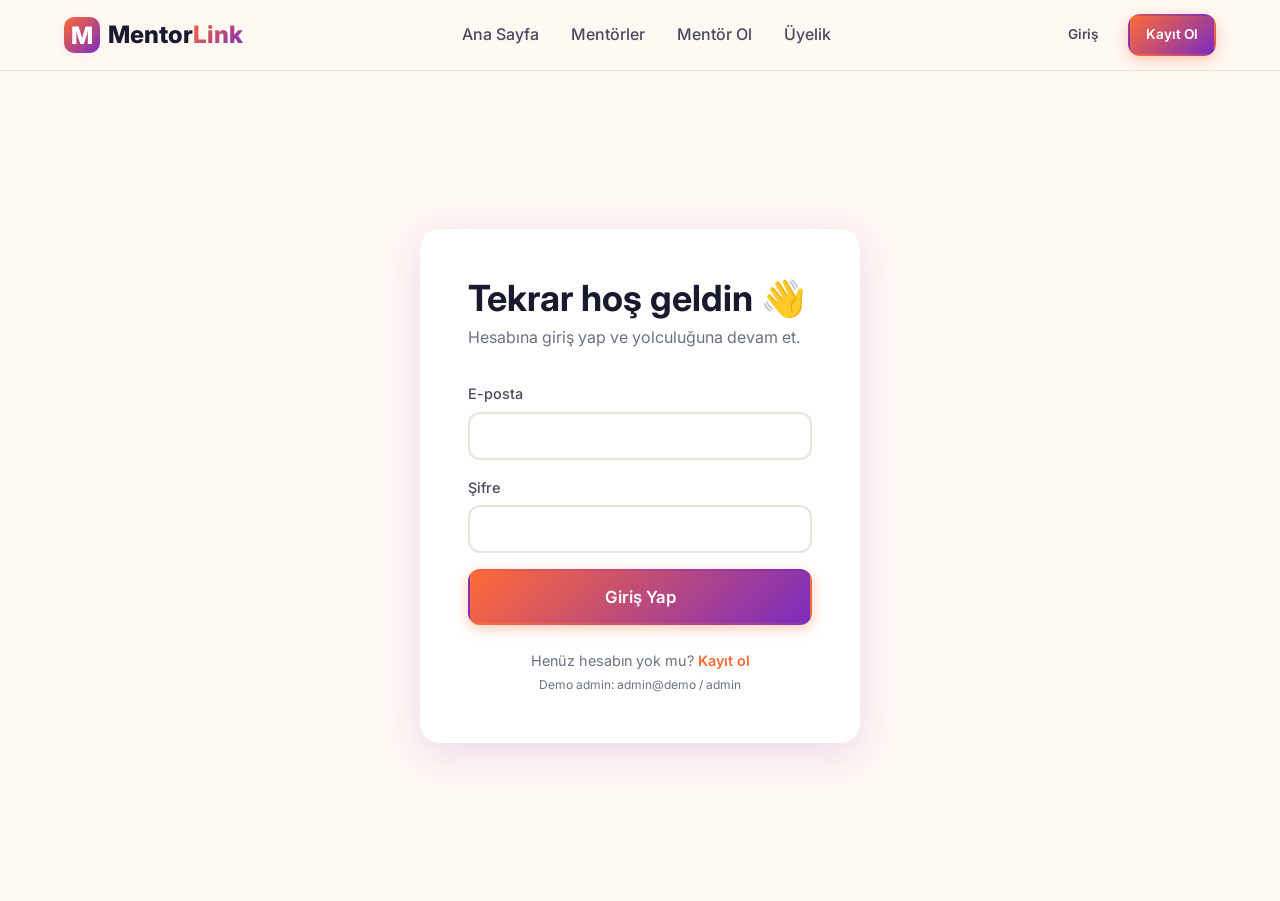
<file: admin.html>
<!DOCTYPE html>
<html lang="tr">
<head>
<meta charset="UTF-8">
<meta name="viewport" content="width=device-width, initial-scale=1.0">
<title>Admin Paneli — MentorLink</title>
<link href="https://fonts.googleapis.com/css2?family=Inter:wght@400;500;600;700;800&display=swap" rel="stylesheet">
<link rel="stylesheet" href="css/base.css">
<link rel="stylesheet" href="css/components.css">
<link rel="stylesheet" href="css/pages.css">
</head>
<body data-page="admin">
<div data-navbar></div>
<main class="container" style="padding: var(--space-xl) 0 var(--space-3xl);">
  <div data-admin></div>
</main>
<div data-footer></div>

<script src="data/seed.js"></script>
<script src="js/storage.js"></script>
<script src="js/auth.js"></script>
<script src="js/components.js"></script>
<script src="js/mentors.js"></script>
<script src="js/availability.js"></script>
<script src="js/calendar.js"></script>
<script src="js/appointments.js"></script>
<script src="js/welfare.js"></script>
<script src="js/mentor-dashboard.js"></script>
<script src="js/training.js"></script>
<script src="js/quiz.js"></script>
<script src="js/admin.js"></script>
<script src="js/settings.js"></script>
<script src="js/pages.js"></script>
<script src="js/main.js"></script>
</body>
</html>
</file>
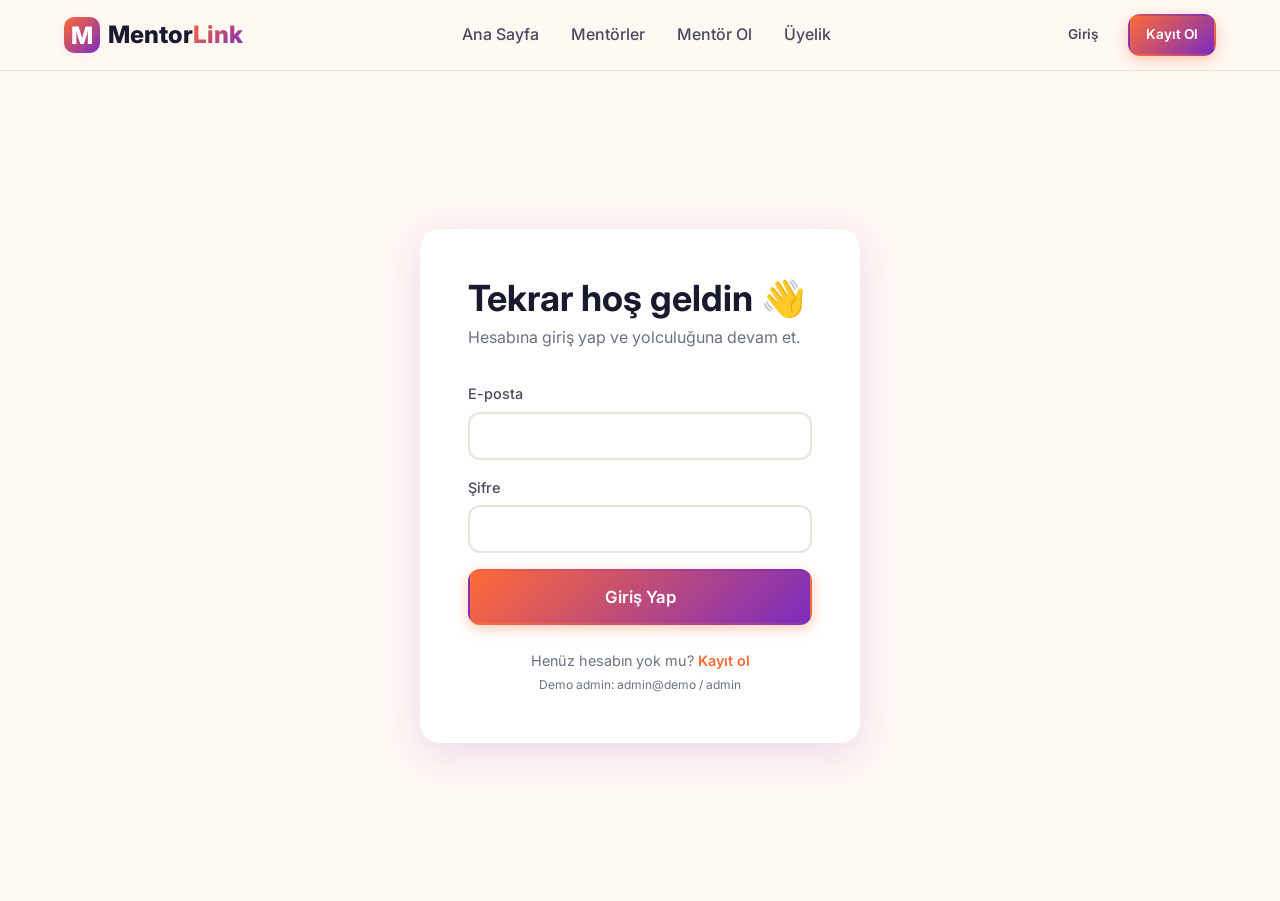
<file: become-mentor.html>
<!DOCTYPE html>
<html lang="tr">
<head>
<meta charset="UTF-8">
<meta name="viewport" content="width=device-width, initial-scale=1.0">
<title>Mentör Ol — MentorLink</title>
<link href="https://fonts.googleapis.com/css2?family=Inter:wght@400;500;600;700;800&display=swap" rel="stylesheet">
<link rel="stylesheet" href="css/base.css">
<link rel="stylesheet" href="css/components.css">
<link rel="stylesheet" href="css/pages.css">
</head>
<body data-page="become-mentor">
<div data-navbar></div>

<div class="page-header container">
  <h1>Mentör Olma Yolculuğu</h1>
  <p>3 adımda platform sertifikalı mentör ol: başvur, eğitimi tamamla, sınavı geç.</p>
</div>

<main class="container" style="padding-bottom: var(--space-3xl); max-width: 900px;">
  <div data-mentor-flow></div>
</main>

<div data-footer></div>

<script src="data/seed.js"></script>
<script src="js/storage.js"></script>
<script src="js/auth.js"></script>
<script src="js/components.js"></script>
<script src="js/mentors.js"></script>
<script src="js/availability.js"></script>
<script src="js/calendar.js"></script>
<script src="js/appointments.js"></script>
<script src="js/welfare.js"></script>
<script src="js/mentor-dashboard.js"></script>
<script src="js/training.js"></script>
<script src="js/quiz.js"></script>
<script src="js/admin.js"></script>
<script src="js/settings.js"></script>
<script src="js/pages.js"></script>
<script src="js/main.js"></script>
</body>
</html>
</file>
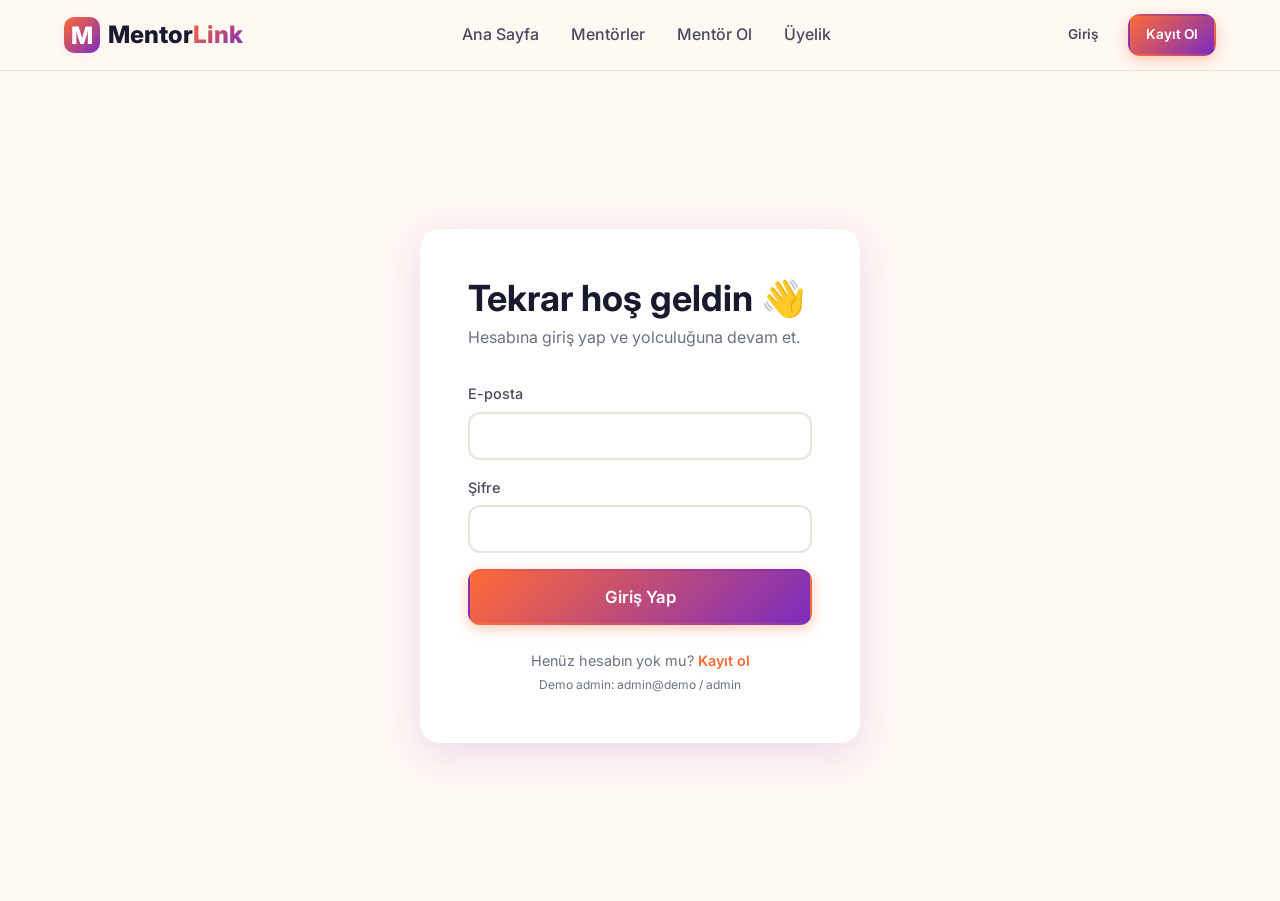
<file: dashboard.html>
<!DOCTYPE html>
<html lang="tr">
<head>
<meta charset="UTF-8">
<meta name="viewport" content="width=device-width, initial-scale=1.0">
<title>Panelim — MentorLink</title>
<link href="https://fonts.googleapis.com/css2?family=Inter:wght@400;500;600;700;800&display=swap" rel="stylesheet">
<link rel="stylesheet" href="css/base.css">
<link rel="stylesheet" href="css/components.css">
<link rel="stylesheet" href="css/pages.css">
</head>
<body data-page="dashboard">
<div data-navbar></div>

<header class="dash-header">
  <div class="container">
    <h1 data-hello>Merhaba 👋</h1>
    <p>Mentörlük yolculuğuna tek yerden odaklan.</p>
  </div>
</header>

<main class="container" style="padding-bottom: var(--space-3xl);">
  <div class="dash-grid">
    <aside class="dash-sidebar" data-sidebar></aside>
    <section data-content></section>
  </div>
</main>

<div data-footer></div>

<script src="data/seed.js"></script>
<script src="js/storage.js"></script>
<script src="js/auth.js"></script>
<script src="js/components.js"></script>
<script src="js/mentors.js"></script>
<script src="js/availability.js"></script>
<script src="js/calendar.js"></script>
<script src="js/appointments.js"></script>
<script src="js/welfare.js"></script>
<script src="js/mentor-dashboard.js"></script>
<script src="js/training.js"></script>
<script src="js/quiz.js"></script>
<script src="js/admin.js"></script>
<script src="js/settings.js"></script>
<script src="js/pages.js"></script>
<script src="js/main.js"></script>
</body>
</html>
</file>
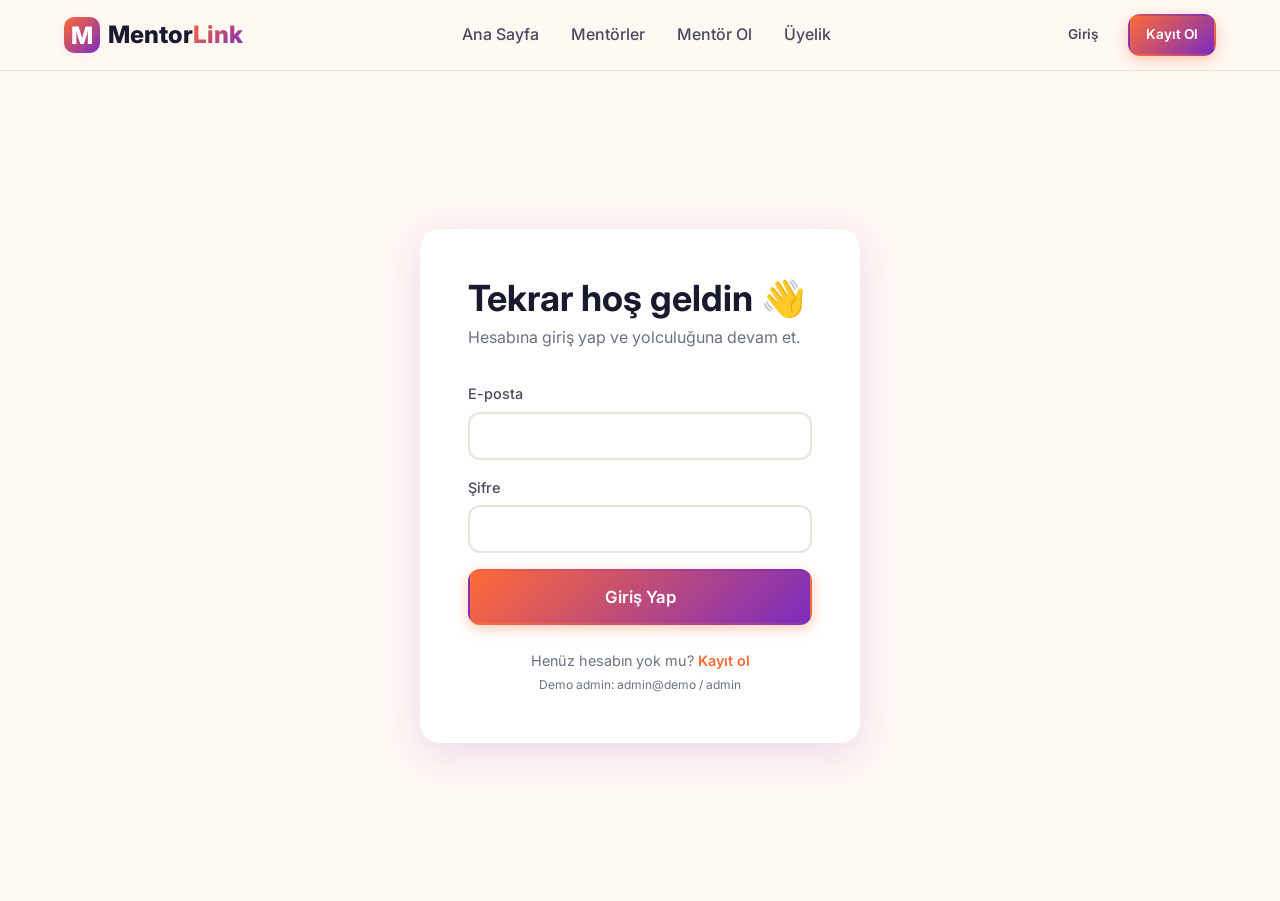
<file: login.html>
<!DOCTYPE html>
<html lang="tr">
<head>
<meta charset="UTF-8">
<meta name="viewport" content="width=device-width, initial-scale=1.0">
<title>Giriş Yap — MentorLink</title>
<link href="https://fonts.googleapis.com/css2?family=Inter:wght@400;500;600;700;800&display=swap" rel="stylesheet">
<link rel="stylesheet" href="css/base.css">
<link rel="stylesheet" href="css/components.css">
<link rel="stylesheet" href="css/pages.css">
</head>
<body data-page="login">
<div data-navbar></div>
<div class="auth-container">
  <div class="auth-card">
    <h2>Tekrar hoş geldin 👋</h2>
    <p class="auth-sub">Hesabına giriş yap ve yolculuğuna devam et.</p>
    <form data-login-form>
      <div class="form-group">
        <label>E-posta</label>
        <input type="email" name="email" class="form-input" required>
      </div>
      <div class="form-group">
        <label>Şifre</label>
        <input type="password" name="password" class="form-input" required>
      </div>
      <div class="form-error hidden" data-error></div>
      <button type="submit" class="btn btn-primary btn-block btn-lg">Giriş Yap</button>
    </form>
    <div class="auth-alt">
      Henüz hesabın yok mu? <a href="register.html">Kayıt ol</a><br>
      <small class="text-muted">Demo admin: admin@demo / admin</small>
    </div>
  </div>
</div>

<script src="data/seed.js"></script>
<script src="js/storage.js"></script>
<script src="js/auth.js"></script>
<script src="js/components.js"></script>
<script src="js/mentors.js"></script>
<script src="js/availability.js"></script>
<script src="js/calendar.js"></script>
<script src="js/appointments.js"></script>
<script src="js/welfare.js"></script>
<script src="js/mentor-dashboard.js"></script>
<script src="js/training.js"></script>
<script src="js/quiz.js"></script>
<script src="js/admin.js"></script>
<script src="js/settings.js"></script>
<script src="js/pages.js"></script>
<script src="js/main.js"></script>
</body>
</html>
</file>
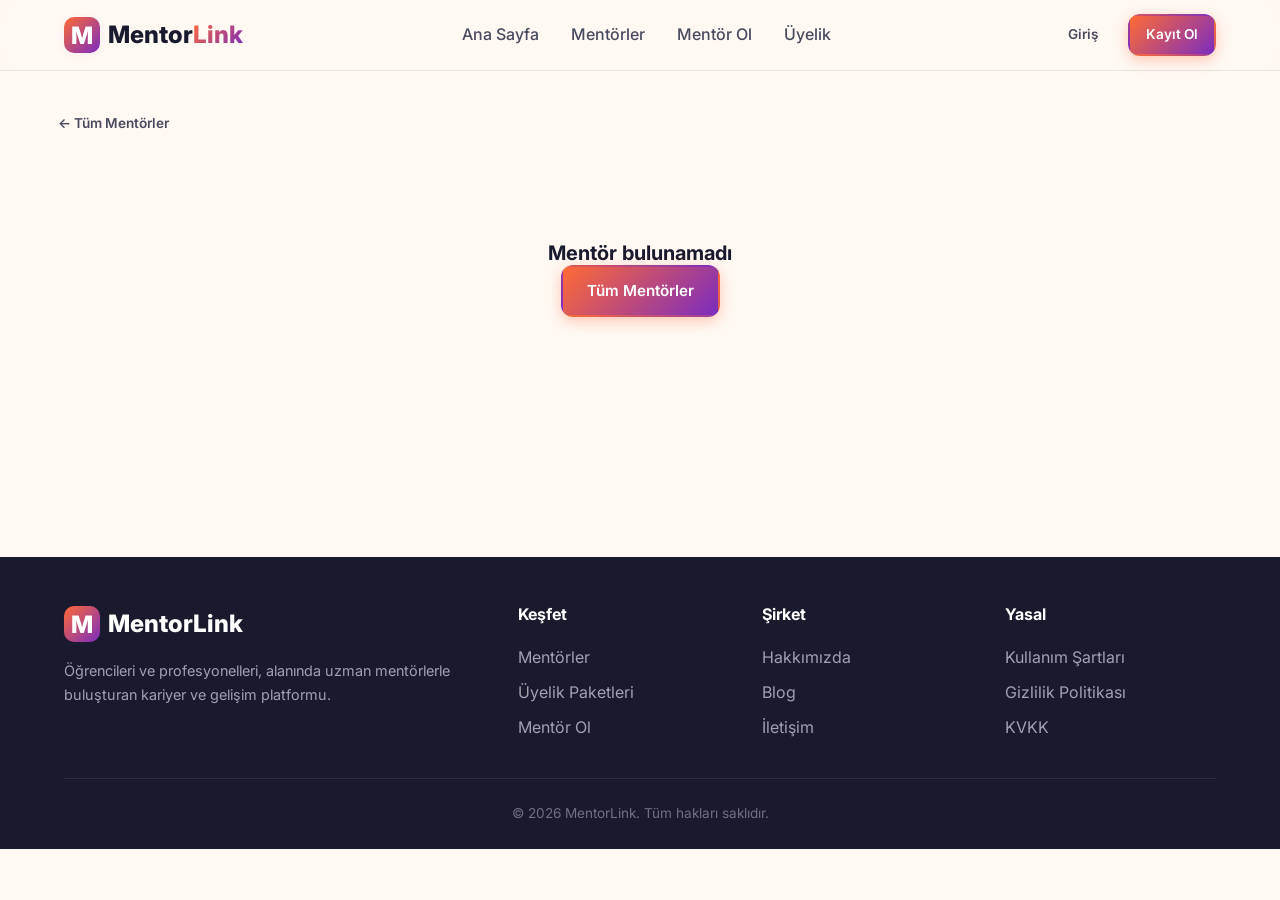
<file: mentor-detail.html>
<!DOCTYPE html>
<html lang="tr">
<head>
<meta charset="UTF-8">
<meta name="viewport" content="width=device-width, initial-scale=1.0">
<title>Mentör Profili — MentorLink</title>
<link href="https://fonts.googleapis.com/css2?family=Inter:wght@400;500;600;700;800&display=swap" rel="stylesheet">
<link rel="stylesheet" href="css/base.css">
<link rel="stylesheet" href="css/components.css">
<link rel="stylesheet" href="css/pages.css">
</head>
<body data-page="mentor-detail">
<div data-navbar></div>
<main class="container" style="padding: var(--space-xl) 0 var(--space-3xl);">
  <a href="mentors.html" class="btn btn-ghost btn-sm mb-md">← Tüm Mentörler</a>
  <div data-mentor-detail></div>
</main>
<div data-footer></div>

<script src="data/seed.js"></script>
<script src="js/storage.js"></script>
<script src="js/auth.js"></script>
<script src="js/components.js"></script>
<script src="js/mentors.js"></script>
<script src="js/availability.js"></script>
<script src="js/calendar.js"></script>
<script src="js/appointments.js"></script>
<script src="js/welfare.js"></script>
<script src="js/mentor-dashboard.js"></script>
<script src="js/training.js"></script>
<script src="js/quiz.js"></script>
<script src="js/admin.js"></script>
<script src="js/settings.js"></script>
<script src="js/pages.js"></script>
<script src="js/main.js"></script>
</body>
</html>
</file>
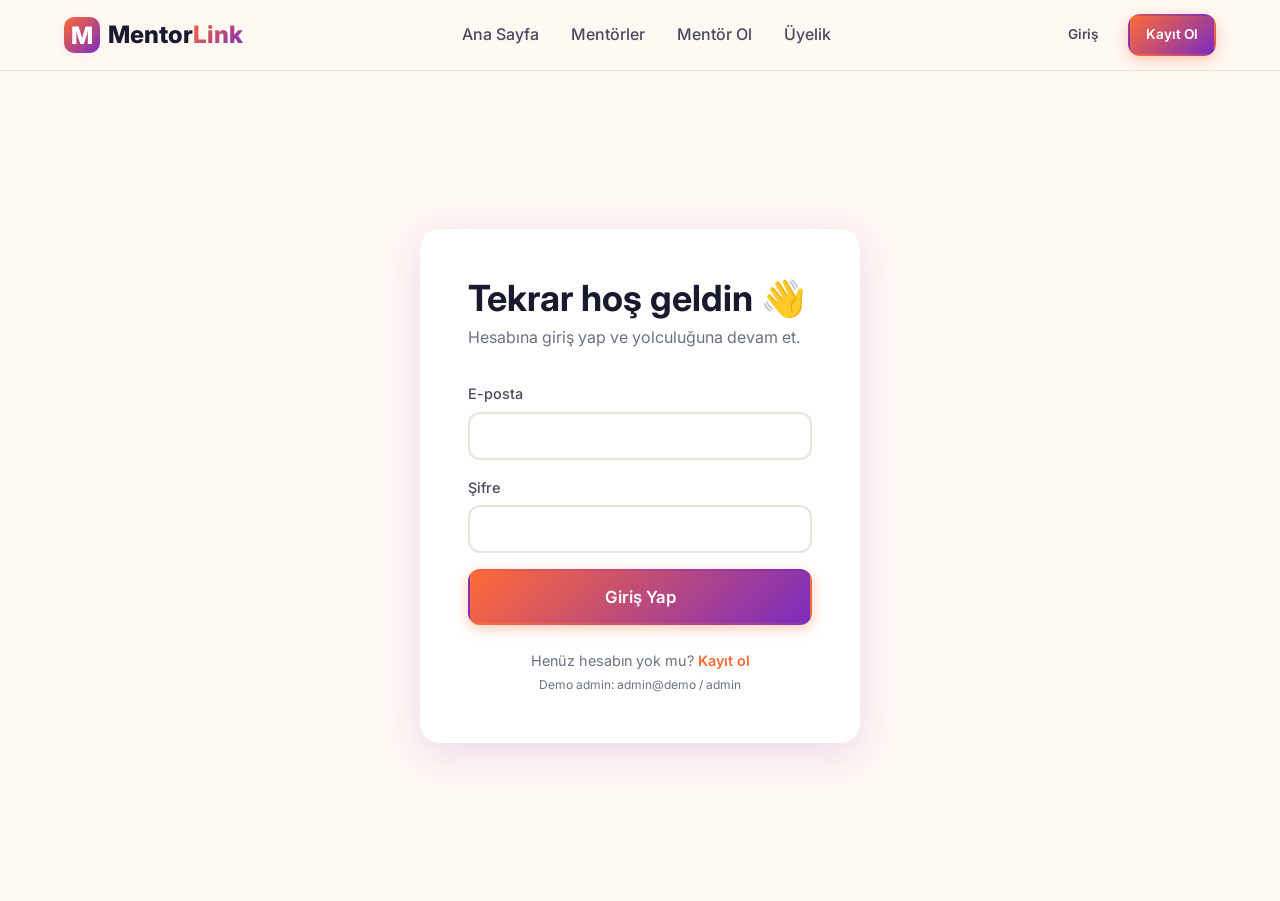
<file: payment.html>
<!DOCTYPE html>
<html lang="tr">
<head>
<meta charset="UTF-8">
<meta name="viewport" content="width=device-width, initial-scale=1.0">
<title>Ödeme — MentorLink</title>
<link href="https://fonts.googleapis.com/css2?family=Inter:wght@400;500;600;700;800&display=swap" rel="stylesheet">
<link rel="stylesheet" href="css/base.css">
<link rel="stylesheet" href="css/components.css">
<link rel="stylesheet" href="css/pages.css">
</head>
<body data-page="payment">
<div data-navbar></div>
<div class="page-header container">
  <h1>Ödeme</h1>
  <p>Seansın kesinleşmesi için ödemeni tamamla.</p>
</div>
<main class="container" style="padding-bottom: var(--space-3xl);">
  <div data-payment></div>
</main>
<div data-footer></div>

<script src="data/seed.js"></script>
<script src="js/storage.js"></script>
<script src="js/auth.js"></script>
<script src="js/components.js"></script>
<script src="js/mentors.js"></script>
<script src="js/availability.js"></script>
<script src="js/calendar.js"></script>
<script src="js/appointments.js"></script>
<script src="js/welfare.js"></script>
<script src="js/mentor-dashboard.js"></script>
<script src="js/training.js"></script>
<script src="js/quiz.js"></script>
<script src="js/admin.js"></script>
<script src="js/settings.js"></script>
<script src="js/pages.js"></script>
<script src="js/main.js"></script>
</body>
</html>
</file>
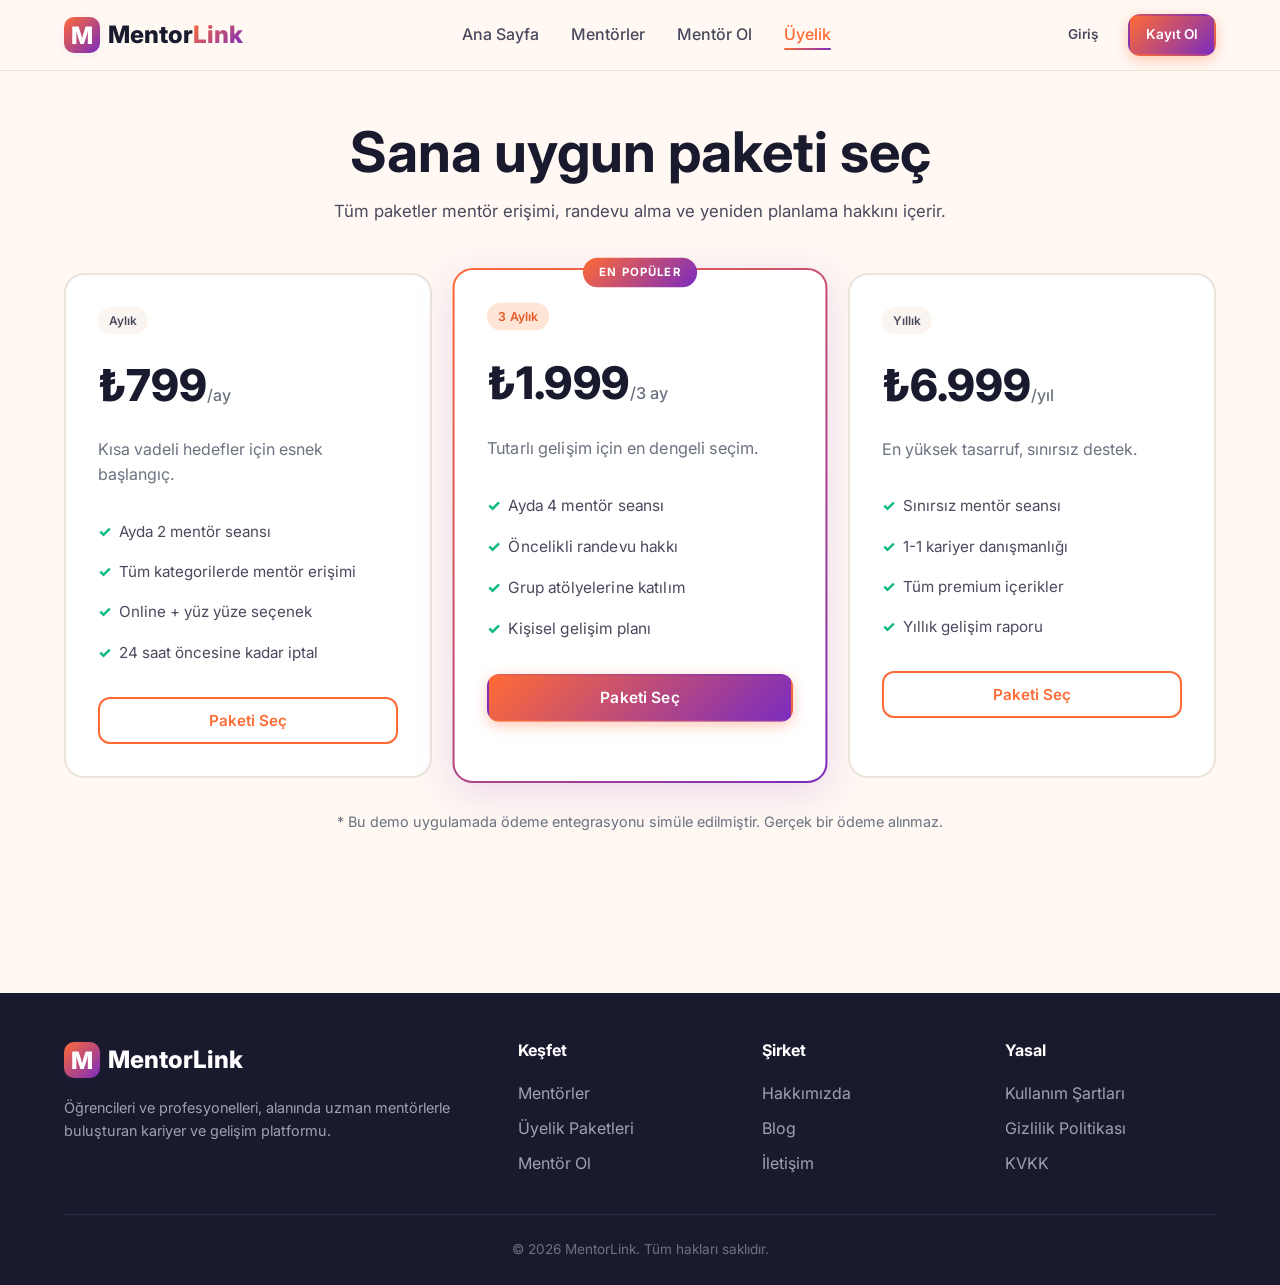
<file: pricing.html>
<!DOCTYPE html>
<html lang="tr">
<head>
<meta charset="UTF-8">
<meta name="viewport" content="width=device-width, initial-scale=1.0">
<title>Üyelik Paketleri — MentorLink</title>
<link href="https://fonts.googleapis.com/css2?family=Inter:wght@400;500;600;700;800&display=swap" rel="stylesheet">
<link rel="stylesheet" href="css/base.css">
<link rel="stylesheet" href="css/components.css">
<link rel="stylesheet" href="css/pages.css">
</head>
<body data-page="pricing">
<div data-navbar></div>

<div class="page-header container">
  <h1>Sana uygun paketi seç</h1>
  <p>Tüm paketler mentör erişimi, randevu alma ve yeniden planlama hakkını içerir.</p>
</div>

<main class="container" style="padding-bottom: var(--space-3xl);">
  <div class="pricing-grid">
    <div class="pricing-card">
      <span class="badge">Aylık</span>
      <div class="pricing-price">₺799<span>/ay</span></div>
      <p class="text-muted">Kısa vadeli hedefler için esnek başlangıç.</p>
      <ul class="pricing-features">
        <li>Ayda 2 mentör seansı</li>
        <li>Tüm kategorilerde mentör erişimi</li>
        <li>Online + yüz yüze seçenek</li>
        <li>24 saat öncesine kadar iptal</li>
      </ul>
      <button class="btn btn-outline btn-block" data-plan="monthly">Paketi Seç</button>
    </div>
    <div class="pricing-card featured">
      <span class="badge badge-primary">3 Aylık</span>
      <div class="pricing-price">₺1.999<span>/3 ay</span></div>
      <p class="text-muted">Tutarlı gelişim için en dengeli seçim.</p>
      <ul class="pricing-features">
        <li>Ayda 4 mentör seansı</li>
        <li>Öncelikli randevu hakkı</li>
        <li>Grup atölyelerine katılım</li>
        <li>Kişisel gelişim planı</li>
      </ul>
      <button class="btn btn-primary btn-block" data-plan="quarterly">Paketi Seç</button>
    </div>
    <div class="pricing-card">
      <span class="badge">Yıllık</span>
      <div class="pricing-price">₺6.999<span>/yıl</span></div>
      <p class="text-muted">En yüksek tasarruf, sınırsız destek.</p>
      <ul class="pricing-features">
        <li>Sınırsız mentör seansı</li>
        <li>1-1 kariyer danışmanlığı</li>
        <li>Tüm premium içerikler</li>
        <li>Yıllık gelişim raporu</li>
      </ul>
      <button class="btn btn-outline btn-block" data-plan="yearly">Paketi Seç</button>
    </div>
  </div>

  <p class="text-center text-muted" style="margin-top: var(--space-xl); font-size: 0.9rem;">
    * Bu demo uygulamada ödeme entegrasyonu simüle edilmiştir. Gerçek bir ödeme alınmaz.
  </p>
</main>

<div data-footer></div>

<script src="data/seed.js"></script>
<script src="js/storage.js"></script>
<script src="js/auth.js"></script>
<script src="js/components.js"></script>
<script src="js/mentors.js"></script>
<script src="js/availability.js"></script>
<script src="js/calendar.js"></script>
<script src="js/appointments.js"></script>
<script src="js/welfare.js"></script>
<script src="js/mentor-dashboard.js"></script>
<script src="js/training.js"></script>
<script src="js/quiz.js"></script>
<script src="js/admin.js"></script>
<script src="js/settings.js"></script>
<script src="js/pages.js"></script>
<script src="js/main.js"></script>
</body>
</html>
</file>
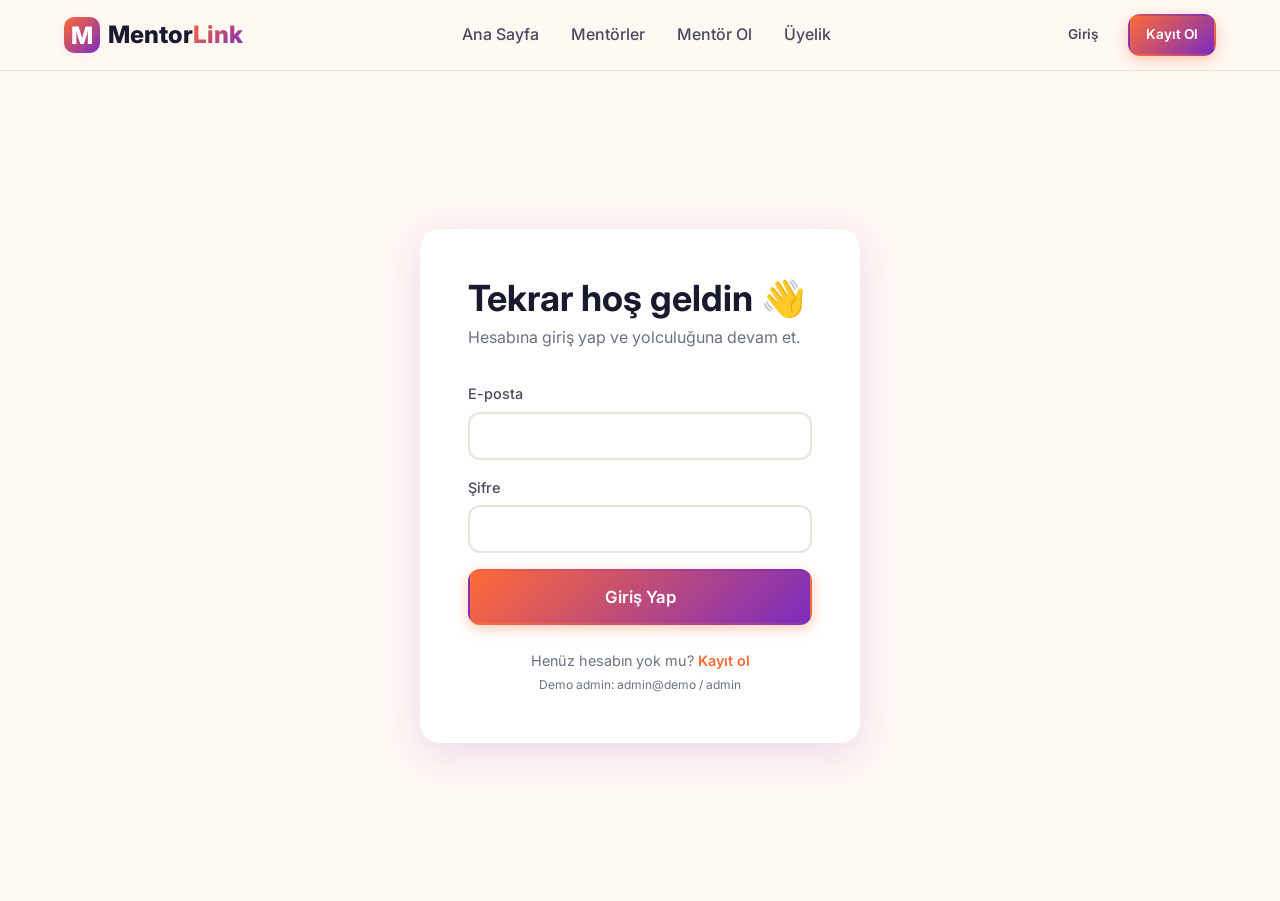
<file: quiz.html>
<!DOCTYPE html>
<html lang="tr">
<head>
<meta charset="UTF-8">
<meta name="viewport" content="width=device-width, initial-scale=1.0">
<title>Mentörlük Sınavı — MentorLink</title>
<link href="https://fonts.googleapis.com/css2?family=Inter:wght@400;500;600;700;800&display=swap" rel="stylesheet">
<link rel="stylesheet" href="css/base.css">
<link rel="stylesheet" href="css/components.css">
<link rel="stylesheet" href="css/pages.css">
</head>
<body data-page="quiz">
<div data-navbar></div>
<div class="page-header container">
  <h1>Sertifikasyon Sınavı</h1>
  <p>10 soru • Geçme notu %70 • Sınırsız deneme hakkı</p>
</div>
<main class="container" style="padding-bottom: var(--space-3xl);">
  <div data-quiz></div>
</main>
<div data-footer></div>

<script src="data/seed.js"></script>
<script src="js/storage.js"></script>
<script src="js/auth.js"></script>
<script src="js/components.js"></script>
<script src="js/mentors.js"></script>
<script src="js/availability.js"></script>
<script src="js/calendar.js"></script>
<script src="js/appointments.js"></script>
<script src="js/welfare.js"></script>
<script src="js/mentor-dashboard.js"></script>
<script src="js/training.js"></script>
<script src="js/quiz.js"></script>
<script src="js/admin.js"></script>
<script src="js/settings.js"></script>
<script src="js/pages.js"></script>
<script src="js/main.js"></script>
</body>
</html>
</file>
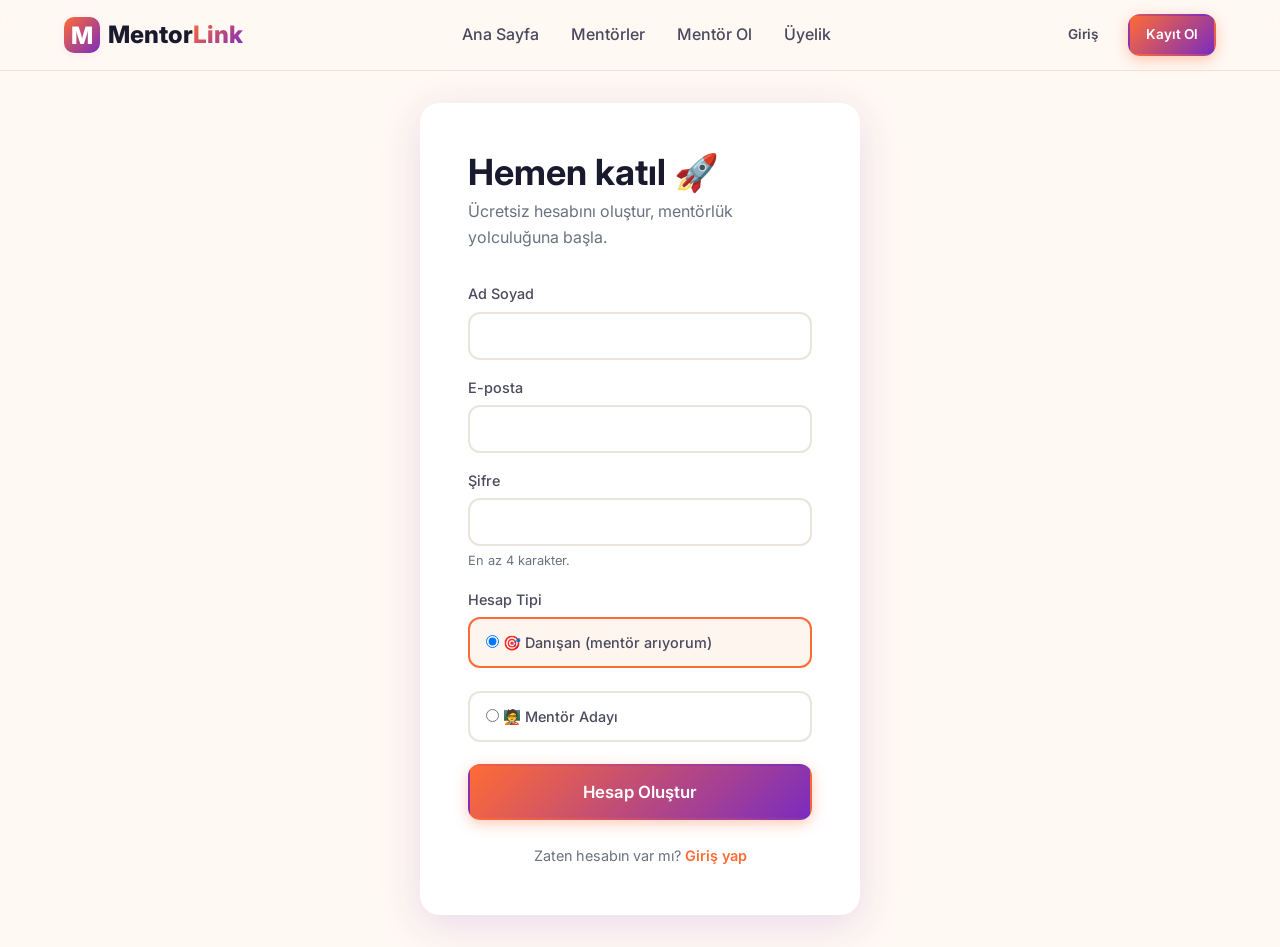
<file: register.html>
<!DOCTYPE html>
<html lang="tr">
<head>
<meta charset="UTF-8">
<meta name="viewport" content="width=device-width, initial-scale=1.0">
<title>Kayıt Ol — MentorLink</title>
<link href="https://fonts.googleapis.com/css2?family=Inter:wght@400;500;600;700;800&display=swap" rel="stylesheet">
<link rel="stylesheet" href="css/base.css">
<link rel="stylesheet" href="css/components.css">
<link rel="stylesheet" href="css/pages.css">
</head>
<body data-page="register">
<div data-navbar></div>
<div class="auth-container">
  <div class="auth-card">
    <h2>Hemen katıl 🚀</h2>
    <p class="auth-sub">Ücretsiz hesabını oluştur, mentörlük yolculuğuna başla.</p>
    <form data-register-form>
      <div class="form-group">
        <label>Ad Soyad</label>
        <input type="text" name="name" class="form-input" required>
      </div>
      <div class="form-group">
        <label>E-posta</label>
        <input type="email" name="email" class="form-input" required>
      </div>
      <div class="form-group">
        <label>Şifre</label>
        <input type="password" name="password" class="form-input" required minlength="4">
        <div class="form-hint">En az 4 karakter.</div>
      </div>
      <div class="form-group">
        <label>Hesap Tipi</label>
        <div class="radio-group">
          <label class="radio-option">
            <input type="radio" name="role" value="client" checked>
            <span>🎯 Danışan (mentör arıyorum)</span>
          </label>
          <label class="radio-option">
            <input type="radio" name="role" value="mentor_candidate">
            <span>🧑‍🏫 Mentör Adayı</span>
          </label>
        </div>
      </div>
      <div class="form-error hidden" data-error></div>
      <button type="submit" class="btn btn-primary btn-block btn-lg">Hesap Oluştur</button>
    </form>
    <div class="auth-alt">
      Zaten hesabın var mı? <a href="login.html">Giriş yap</a>
    </div>
  </div>
</div>

<script src="data/seed.js"></script>
<script src="js/storage.js"></script>
<script src="js/auth.js"></script>
<script src="js/components.js"></script>
<script src="js/mentors.js"></script>
<script src="js/availability.js"></script>
<script src="js/calendar.js"></script>
<script src="js/appointments.js"></script>
<script src="js/welfare.js"></script>
<script src="js/mentor-dashboard.js"></script>
<script src="js/training.js"></script>
<script src="js/quiz.js"></script>
<script src="js/admin.js"></script>
<script src="js/settings.js"></script>
<script src="js/pages.js"></script>
<script src="js/main.js"></script>
</body>
</html>
</file>
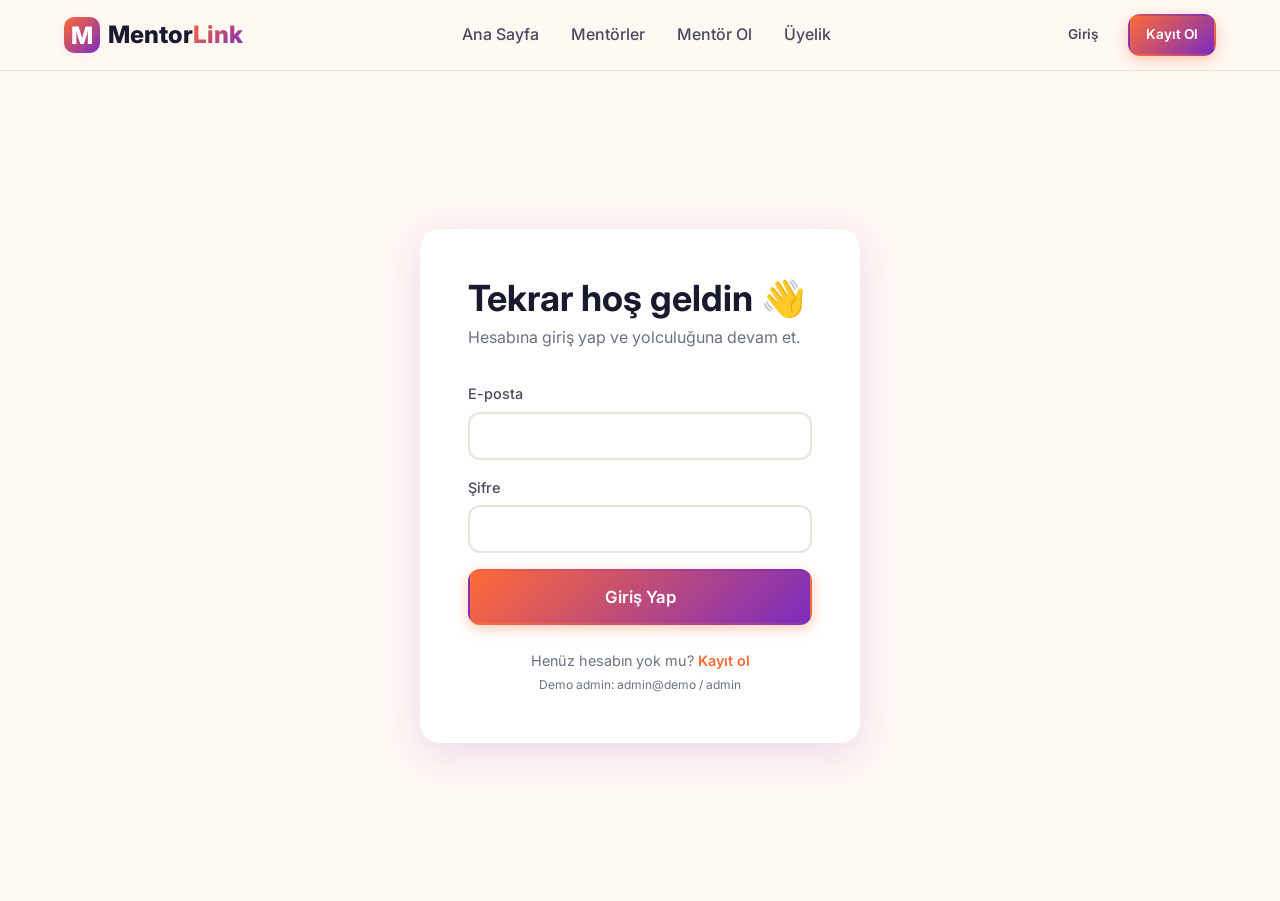
<file: settings.html>
<!DOCTYPE html>
<html lang="tr">
<head>
<meta charset="UTF-8">
<meta name="viewport" content="width=device-width, initial-scale=1.0">
<title>Ayarlar — MentorLink</title>
<link href="https://fonts.googleapis.com/css2?family=Inter:wght@400;500;600;700;800&display=swap" rel="stylesheet">
<link rel="stylesheet" href="css/base.css">
<link rel="stylesheet" href="css/components.css">
<link rel="stylesheet" href="css/pages.css">
</head>
<body data-page="settings">
<div data-navbar></div>

<header class="dash-header">
  <div class="container">
    <h1>Ayarlar</h1>
    <p>Hesap ve tercihlerini yönet.</p>
  </div>
</header>

<main class="container" style="padding-bottom: var(--space-3xl);">
  <div class="settings-layout">
    <aside class="settings-sidebar" data-settings-nav></aside>
    <section class="settings-content" data-settings-content></section>
  </div>
</main>

<div data-footer></div>

<script src="data/seed.js"></script>
<script src="js/storage.js"></script>
<script src="js/auth.js"></script>
<script src="js/components.js"></script>
<script src="js/mentors.js"></script>
<script src="js/availability.js"></script>
<script src="js/calendar.js"></script>
<script src="js/appointments.js"></script>
<script src="js/welfare.js"></script>
<script src="js/mentor-dashboard.js"></script>
<script src="js/training.js"></script>
<script src="js/quiz.js"></script>
<script src="js/admin.js"></script>
<script src="js/settings.js"></script>
<script src="js/pages.js"></script>
<script src="js/main.js"></script>
</body>
</html>
</file>
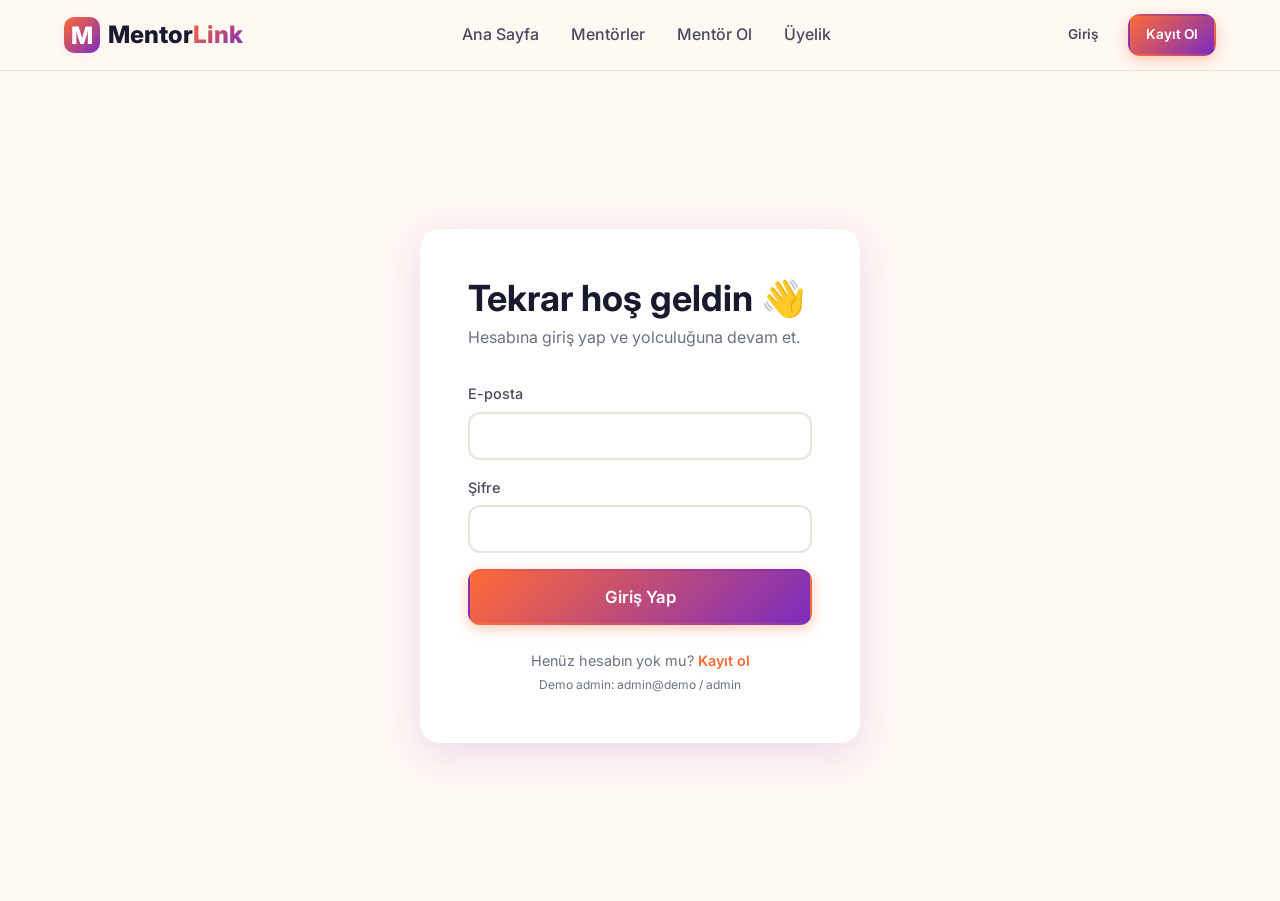
<file: training.html>
<!DOCTYPE html>
<html lang="tr">
<head>
<meta charset="UTF-8">
<meta name="viewport" content="width=device-width, initial-scale=1.0">
<title>Mentör Eğitimi — MentorLink</title>
<link href="https://fonts.googleapis.com/css2?family=Inter:wght@400;500;600;700;800&display=swap" rel="stylesheet">
<link rel="stylesheet" href="css/base.css">
<link rel="stylesheet" href="css/components.css">
<link rel="stylesheet" href="css/pages.css">
</head>
<body data-page="training">
<div data-navbar></div>
<div class="page-header container">
  <h1>Mentörlük Eğitimi</h1>
  <p>Platform sertifikalı mentör olmak için 5 bölümü tamamla, ardından sınava gir.</p>
</div>
<main class="container" style="padding-bottom: var(--space-3xl);">
  <div data-training></div>
</main>
<div data-footer></div>

<script src="data/seed.js"></script>
<script src="js/storage.js"></script>
<script src="js/auth.js"></script>
<script src="js/components.js"></script>
<script src="js/mentors.js"></script>
<script src="js/availability.js"></script>
<script src="js/calendar.js"></script>
<script src="js/appointments.js"></script>
<script src="js/welfare.js"></script>
<script src="js/mentor-dashboard.js"></script>
<script src="js/training.js"></script>
<script src="js/quiz.js"></script>
<script src="js/admin.js"></script>
<script src="js/settings.js"></script>
<script src="js/pages.js"></script>
<script src="js/main.js"></script>
</body>
</html>
</file>
<file: css/base.css>
:root {
  --c-primary: #FF6B35;
  --c-primary-dark: #E85A2A;
  --c-secondary: #7B2CBF;
  --c-secondary-dark: #5A1F8E;
  --c-gradient: linear-gradient(135deg, #FF6B35 0%, #7B2CBF 100%);
  --c-gradient-soft: linear-gradient(135deg, #FFB59A 0%, #B88AE0 100%);
  --c-bg: #FFF8F3;
  --c-surface: #FFFFFF;
  --c-surface-alt: #FAF5F0;
  --c-text: #1A1A2E;
  --c-text-light: #4A4A5E;
  --c-muted: #6B7280;
  --c-border: #EAE4DC;
  --c-success: #10B981;
  --c-danger: #EF4444;
  --c-warning: #F59E0B;
  --radius-sm: 8px;
  --radius: 12px;
  --radius-lg: 20px;
  --shadow-sm: 0 2px 8px rgba(123, 44, 191, 0.06);
  --shadow: 0 4px 20px rgba(123, 44, 191, 0.08);
  --shadow-lg: 0 10px 40px rgba(123, 44, 191, 0.15);
  --space-xs: 0.5rem;
  --space-sm: 0.75rem;
  --space-md: 1rem;
  --space-lg: 1.5rem;
  --space-xl: 2rem;
  --space-2xl: 3rem;
  --space-3xl: 5rem;
  --container: 1200px;
  --transition: 0.2s ease;
}

* { box-sizing: border-box; margin: 0; padding: 0; }

html { scroll-behavior: smooth; }

body {
  font-family: 'Inter', -apple-system, BlinkMacSystemFont, 'Segoe UI', sans-serif;
  background: var(--c-bg);
  color: var(--c-text);
  line-height: 1.6;
  min-height: 100vh;
  -webkit-font-smoothing: antialiased;
}

img { max-width: 100%; display: block; }
a { color: inherit; text-decoration: none; }
button { font-family: inherit; cursor: pointer; border: none; background: none; }
input, select, textarea { font-family: inherit; font-size: 1rem; }

h1, h2, h3, h4 { line-height: 1.2; font-weight: 700; color: var(--c-text); }
h1 { font-size: clamp(2rem, 5vw, 3.5rem); }
h2 { font-size: clamp(1.5rem, 3vw, 2.25rem); }
h3 { font-size: 1.25rem; }

.container {
  max-width: var(--container);
  margin: 0 auto;
  padding: 0 var(--space-lg);
}

.section { padding: var(--space-3xl) 0; }
.section-sm { padding: var(--space-2xl) 0; }

.text-gradient {
  background: var(--c-gradient);
  -webkit-background-clip: text;
  background-clip: text;
  color: transparent;
}

.text-muted { color: var(--c-muted); }
.text-center { text-align: center; }
.mb-sm { margin-bottom: var(--space-sm); }
.mb-md { margin-bottom: var(--space-md); }
.mb-lg { margin-bottom: var(--space-lg); }
.mb-xl { margin-bottom: var(--space-xl); }

.hidden { display: none !important; }

/* Scrollbar */
::-webkit-scrollbar { width: 10px; height: 10px; }
::-webkit-scrollbar-track { background: var(--c-surface-alt); }
::-webkit-scrollbar-thumb { background: var(--c-gradient-soft); border-radius: 5px; }
</file>
<file: css/components.css>
/* ========== NAVBAR ========== */
.navbar {
  position: sticky;
  top: 0;
  z-index: 100;
  background: rgba(255, 248, 243, 0.85);
  backdrop-filter: blur(12px);
  border-bottom: 1px solid var(--c-border);
}
.navbar-inner {
  display: flex;
  align-items: center;
  justify-content: space-between;
  height: 70px;
}
.logo {
  font-size: 1.5rem;
  font-weight: 800;
  display: flex;
  align-items: center;
  gap: 0.5rem;
}
.logo-mark {
  width: 36px; height: 36px;
  background: var(--c-gradient);
  border-radius: 10px;
  display: grid; place-items: center;
  color: #fff; font-weight: 800;
  box-shadow: var(--shadow-sm);
}
.nav-links {
  display: flex;
  gap: var(--space-xl);
  align-items: center;
  list-style: none;
}
.nav-links a {
  color: var(--c-text-light);
  font-weight: 500;
  transition: color var(--transition);
  position: relative;
}
.nav-links a:hover, .nav-links a.active {
  color: var(--c-primary);
}
.nav-links a.active::after {
  content: '';
  position: absolute;
  bottom: -6px; left: 0; right: 0;
  height: 2px;
  background: var(--c-gradient);
  border-radius: 2px;
}
.nav-cta { display: flex; gap: var(--space-sm); }
.nav-toggle {
  display: none;
  font-size: 1.5rem;
  color: var(--c-text);
}

@media (max-width: 860px) {
  .nav-links, .nav-cta { display: none; }
  .nav-toggle { display: block; }
  .navbar.open .nav-links {
    display: flex;
    position: absolute;
    top: 70px; left: 0; right: 0;
    background: var(--c-surface);
    flex-direction: column;
    padding: var(--space-lg);
    border-bottom: 1px solid var(--c-border);
    box-shadow: var(--shadow);
  }
  .navbar.open .nav-cta {
    display: flex;
    position: absolute;
    top: auto;
    padding: var(--space-md) var(--space-lg);
    background: var(--c-surface);
    left: 0; right: 0;
    top: calc(70px + 220px);
    border-bottom: 1px solid var(--c-border);
  }
}

/* ========== BUTTONS ========== */
.btn {
  display: inline-flex;
  align-items: center;
  justify-content: center;
  gap: 0.5rem;
  padding: 0.75rem 1.5rem;
  border-radius: var(--radius);
  font-weight: 600;
  font-size: 0.95rem;
  cursor: pointer;
  transition: all var(--transition);
  border: 2px solid transparent;
  text-decoration: none;
  white-space: nowrap;
}
.btn-primary {
  background: var(--c-gradient);
  color: #fff;
  box-shadow: 0 4px 14px rgba(255, 107, 53, 0.35);
}
.btn-primary:hover {
  transform: translateY(-2px);
  box-shadow: 0 8px 24px rgba(255, 107, 53, 0.45);
}
.btn-outline {
  border-color: var(--c-primary);
  color: var(--c-primary);
  background: transparent;
}
.btn-outline:hover {
  background: var(--c-primary);
  color: #fff;
}
.btn-ghost {
  color: var(--c-text-light);
  padding: 0.75rem 1rem;
}
.btn-ghost:hover { color: var(--c-primary); }
.btn-danger {
  background: var(--c-danger);
  color: #fff;
}
.btn-success {
  background: var(--c-success);
  color: #fff;
}
.btn-sm { padding: 0.5rem 1rem; font-size: 0.85rem; }
.btn-lg { padding: 1rem 2rem; font-size: 1.05rem; }
.btn-block { width: 100%; }
.btn:disabled { opacity: 0.5; cursor: not-allowed; transform: none !important; }

/* ========== CARDS ========== */
.card {
  background: var(--c-surface);
  border-radius: var(--radius-lg);
  padding: var(--space-lg);
  box-shadow: var(--shadow);
  border: 1px solid var(--c-border);
  transition: transform var(--transition), box-shadow var(--transition);
}
.card-hover:hover {
  transform: translateY(-4px);
  box-shadow: var(--shadow-lg);
}

/* ========== FORMS ========== */
.form-group {
  margin-bottom: var(--space-md);
}
.form-group label {
  display: block;
  margin-bottom: 0.4rem;
  font-weight: 500;
  font-size: 0.9rem;
  color: var(--c-text-light);
}
.form-input, .form-select, .form-textarea {
  width: 100%;
  padding: 0.75rem 1rem;
  border: 2px solid var(--c-border);
  border-radius: var(--radius);
  background: var(--c-surface);
  color: var(--c-text);
  transition: border-color var(--transition), box-shadow var(--transition);
}
.form-input:focus, .form-select:focus, .form-textarea:focus {
  outline: none;
  border-color: var(--c-primary);
  box-shadow: 0 0 0 4px rgba(255, 107, 53, 0.12);
}
.form-textarea { resize: vertical; min-height: 100px; }
.form-hint { font-size: 0.8rem; color: var(--c-muted); margin-top: 0.3rem; }
.form-error { font-size: 0.85rem; color: var(--c-danger); margin-top: 0.3rem; }

.radio-group, .checkbox-group {
  display: flex;
  gap: var(--space-md);
  flex-wrap: wrap;
}
.radio-option, .checkbox-option {
  display: flex;
  align-items: center;
  gap: 0.5rem;
  padding: 0.75rem 1rem;
  border: 2px solid var(--c-border);
  border-radius: var(--radius);
  cursor: pointer;
  transition: all var(--transition);
  flex: 1;
  min-width: 180px;
}
.radio-option:has(input:checked), .checkbox-option:has(input:checked) {
  border-color: var(--c-primary);
  background: #FFF5EF;
}

/* ========== MODAL ========== */
.modal-overlay {
  position: fixed;
  inset: 0;
  background: rgba(26, 26, 46, 0.6);
  backdrop-filter: blur(4px);
  display: grid;
  place-items: center;
  z-index: 200;
  padding: var(--space-md);
  animation: fadeIn 0.2s ease;
}
.modal {
  background: var(--c-surface);
  border-radius: var(--radius-lg);
  padding: var(--space-xl);
  max-width: 520px;
  width: 100%;
  max-height: 90vh;
  overflow-y: auto;
  box-shadow: var(--shadow-lg);
  animation: slideUp 0.25s ease;
}
.modal-header {
  display: flex;
  justify-content: space-between;
  align-items: center;
  margin-bottom: var(--space-lg);
}
.modal-close {
  font-size: 1.5rem;
  color: var(--c-muted);
  width: 36px; height: 36px;
  border-radius: 50%;
  transition: all var(--transition);
}
.modal-close:hover { background: var(--c-surface-alt); color: var(--c-text); }

@keyframes fadeIn { from { opacity: 0; } to { opacity: 1; } }
@keyframes slideUp { from { opacity: 0; transform: translateY(20px); } to { opacity: 1; transform: translateY(0); } }

/* ========== TOAST ========== */
.toast-container {
  position: fixed;
  top: 90px; right: 20px;
  z-index: 300;
  display: flex; flex-direction: column; gap: 0.5rem;
}
.toast {
  padding: 1rem 1.25rem;
  border-radius: var(--radius);
  background: var(--c-surface);
  box-shadow: var(--shadow-lg);
  border-left: 4px solid var(--c-primary);
  min-width: 260px;
  animation: slideIn 0.25s ease;
}
.toast.success { border-left-color: var(--c-success); }
.toast.error { border-left-color: var(--c-danger); }
@keyframes slideIn { from { opacity: 0; transform: translateX(30px); } to { opacity: 1; transform: translateX(0); } }

/* ========== BADGES ========== */
.badge {
  display: inline-flex;
  align-items: center;
  gap: 0.3rem;
  padding: 0.25rem 0.7rem;
  border-radius: 999px;
  font-size: 0.75rem;
  font-weight: 600;
  background: var(--c-surface-alt);
  color: var(--c-text-light);
}
.badge-primary { background: #FFE5D6; color: var(--c-primary-dark); }
.badge-secondary { background: #EAD9F7; color: var(--c-secondary-dark); }
.badge-success { background: #D1FAE5; color: #065F46; }
.badge-warning { background: #FEF3C7; color: #92400E; }
.badge-danger { background: #FEE2E2; color: #991B1B; }

/* ========== FOOTER ========== */
.footer {
  background: #1A1A2E;
  color: #D1D5DB;
  padding: var(--space-2xl) 0 var(--space-lg);
  margin-top: var(--space-3xl);
}
.footer-grid {
  display: grid;
  grid-template-columns: 2fr 1fr 1fr 1fr;
  gap: var(--space-xl);
  margin-bottom: var(--space-xl);
}
.footer h4 { color: #fff; margin-bottom: var(--space-md); font-size: 1rem; }
.footer a { color: #9CA3AF; display: block; padding: 0.3rem 0; transition: color var(--transition); }
.footer a:hover { color: var(--c-primary); }
.footer-bottom {
  padding-top: var(--space-lg);
  border-top: 1px solid #2D2D44;
  text-align: center;
  font-size: 0.85rem;
  color: #6B7280;
}
@media (max-width: 768px) {
  .footer-grid { grid-template-columns: 1fr 1fr; }
}

/* ========== UTILS ========== */
.grid { display: grid; gap: var(--space-lg); }
.grid-2 { grid-template-columns: repeat(2, 1fr); }
.grid-3 { grid-template-columns: repeat(3, 1fr); }
.grid-4 { grid-template-columns: repeat(4, 1fr); }
.flex { display: flex; gap: var(--space-md); }
.flex-between { display: flex; justify-content: space-between; align-items: center; }
.flex-center { display: flex; justify-content: center; align-items: center; }
.flex-col { flex-direction: column; }

@media (max-width: 1024px) {
  .grid-4 { grid-template-columns: repeat(2, 1fr); }
  .grid-3 { grid-template-columns: repeat(2, 1fr); }
}
@media (max-width: 640px) {
  .grid-4, .grid-3, .grid-2 { grid-template-columns: 1fr; }
}

/* ========== EMPTY STATE ========== */
.empty-state {
  text-align: center;
  padding: var(--space-3xl) var(--space-lg);
  color: var(--c-muted);
}
.empty-state-icon {
  font-size: 3rem;
  margin-bottom: var(--space-md);
  opacity: 0.5;
}
</file>
<file: css/pages.css>
/* ========== HERO ========== */
.hero {
  padding: var(--space-3xl) 0;
  position: relative;
  overflow: hidden;
}
.hero::before {
  content: '';
  position: absolute;
  width: 600px; height: 600px;
  background: var(--c-gradient);
  opacity: 0.08;
  border-radius: 50%;
  top: -200px; right: -150px;
  filter: blur(60px);
  z-index: 0;
}
.hero-inner {
  display: grid;
  grid-template-columns: 1.1fr 1fr;
  gap: var(--space-2xl);
  align-items: center;
  position: relative;
  z-index: 1;
}
.hero h1 { margin-bottom: var(--space-md); }
.hero-lead {
  font-size: 1.15rem;
  color: var(--c-text-light);
  margin-bottom: var(--space-xl);
}
.hero-ctas { display: flex; gap: var(--space-md); flex-wrap: wrap; margin-bottom: var(--space-xl); }
.hero-stats {
  display: flex;
  gap: var(--space-xl);
  padding-top: var(--space-lg);
  border-top: 1px solid var(--c-border);
}
.hero-stat strong {
  display: block;
  font-size: 1.75rem;
  background: var(--c-gradient);
  -webkit-background-clip: text;
  background-clip: text;
  color: transparent;
  font-weight: 800;
}
.hero-stat span { font-size: 0.85rem; color: var(--c-muted); }

.hero-visual {
  position: relative;
  aspect-ratio: 1;
  max-width: 500px;
  justify-self: center;
  width: 100%;
}
.hero-visual::before {
  content: '';
  position: absolute;
  inset: 0;
  background: var(--c-gradient);
  border-radius: 40% 60% 70% 30% / 50% 40% 60% 50%;
  animation: blob 12s ease-in-out infinite;
  opacity: 0.9;
}
.hero-visual::after {
  content: '🎯';
  position: absolute;
  inset: 0;
  display: grid;
  place-items: center;
  font-size: 10rem;
  filter: drop-shadow(0 10px 30px rgba(0,0,0,0.2));
}
@keyframes blob {
  0%, 100% { border-radius: 40% 60% 70% 30% / 50% 40% 60% 50%; }
  50% { border-radius: 60% 40% 30% 70% / 40% 60% 50% 60%; }
}

@media (max-width: 860px) {
  .hero-inner { grid-template-columns: 1fr; }
  .hero-visual { max-width: 300px; order: -1; }
  .hero-visual::after { font-size: 6rem; }
}

/* ========== CATEGORY TILES ========== */
.category-grid {
  display: grid;
  grid-template-columns: repeat(4, 1fr);
  gap: var(--space-md);
}
.category-tile {
  padding: var(--space-lg);
  background: var(--c-surface);
  border-radius: var(--radius-lg);
  text-align: center;
  transition: all var(--transition);
  border: 2px solid transparent;
  cursor: pointer;
  display: block;
}
.category-tile:hover {
  border-color: var(--c-primary);
  transform: translateY(-4px);
  box-shadow: var(--shadow);
}
.category-icon {
  font-size: 2.5rem;
  margin-bottom: var(--space-sm);
}
.category-tile h3 { font-size: 1.1rem; margin-bottom: 0.3rem; }
.category-tile p { font-size: 0.85rem; color: var(--c-muted); }
@media (max-width: 768px) {
  .category-grid { grid-template-columns: repeat(2, 1fr); }
}

/* ========== HOW IT WORKS ========== */
.steps-grid {
  display: grid;
  grid-template-columns: repeat(3, 1fr);
  gap: var(--space-xl);
  counter-reset: step;
}
.step {
  position: relative;
  padding: var(--space-xl) var(--space-lg);
  background: var(--c-surface);
  border-radius: var(--radius-lg);
  text-align: center;
  counter-increment: step;
}
.step::before {
  content: counter(step);
  width: 52px; height: 52px;
  background: var(--c-gradient);
  color: #fff;
  border-radius: 50%;
  display: grid; place-items: center;
  font-weight: 800;
  font-size: 1.25rem;
  margin: 0 auto var(--space-md);
  box-shadow: 0 4px 14px rgba(255, 107, 53, 0.35);
}
@media (max-width: 768px) { .steps-grid { grid-template-columns: 1fr; } }

/* ========== MENTOR CARD ========== */
.mentor-card {
  background: var(--c-surface);
  border-radius: var(--radius-lg);
  padding: var(--space-lg);
  box-shadow: var(--shadow);
  border: 1px solid var(--c-border);
  transition: all var(--transition);
  display: flex;
  flex-direction: column;
  gap: var(--space-md);
}
.mentor-card:hover {
  transform: translateY(-4px);
  box-shadow: var(--shadow-lg);
  border-color: var(--c-primary);
}
.mentor-header {
  display: flex;
  gap: var(--space-md);
  align-items: center;
}
.mentor-avatar {
  width: 72px; height: 72px;
  border-radius: 50%;
  object-fit: cover;
  border: 3px solid transparent;
  background: var(--c-gradient);
  padding: 3px;
}
.mentor-name { font-weight: 700; font-size: 1.05rem; }
.mentor-title { font-size: 0.85rem; color: var(--c-muted); }
.mentor-rating {
  display: flex; align-items: center; gap: 0.3rem;
  font-size: 0.85rem;
  color: var(--c-text-light);
}
.mentor-rating strong { color: var(--c-text); font-weight: 700; }
.mentor-bio {
  font-size: 0.9rem;
  color: var(--c-text-light);
  display: -webkit-box;
  -webkit-line-clamp: 3;
  -webkit-box-orient: vertical;
  overflow: hidden;
}
.mentor-tags {
  display: flex;
  flex-wrap: wrap;
  gap: 0.4rem;
}
.mentor-footer {
  display: flex;
  justify-content: space-between;
  align-items: center;
  padding-top: var(--space-md);
  border-top: 1px solid var(--c-border);
  margin-top: auto;
}
.mentor-price { font-weight: 700; color: var(--c-primary); }
.mentor-price small { font-weight: 500; color: var(--c-muted); font-size: 0.75rem; }

/* ========== FILTERS ========== */
.filter-bar {
  background: var(--c-surface);
  padding: var(--space-lg);
  border-radius: var(--radius-lg);
  box-shadow: var(--shadow-sm);
  margin-bottom: var(--space-xl);
  display: grid;
  grid-template-columns: 2fr 1fr 1fr;
  gap: var(--space-md);
  align-items: end;
}
.filter-chips {
  display: flex;
  gap: 0.5rem;
  flex-wrap: wrap;
  margin-bottom: var(--space-lg);
}
.filter-chip {
  padding: 0.5rem 1rem;
  background: var(--c-surface);
  border: 2px solid var(--c-border);
  border-radius: 999px;
  font-size: 0.85rem;
  font-weight: 500;
  cursor: pointer;
  transition: all var(--transition);
}
.filter-chip.active {
  background: var(--c-gradient);
  color: #fff;
  border-color: transparent;
}
@media (max-width: 768px) {
  .filter-bar { grid-template-columns: 1fr; }
}

/* ========== MENTOR DETAIL ========== */
.detail-layout {
  display: grid;
  grid-template-columns: 2fr 1fr;
  gap: var(--space-xl);
  align-items: start;
}
.detail-hero {
  background: var(--c-surface);
  border-radius: var(--radius-lg);
  padding: var(--space-xl);
  box-shadow: var(--shadow);
  margin-bottom: var(--space-lg);
  display: flex;
  gap: var(--space-lg);
  align-items: center;
}
.detail-avatar {
  width: 140px; height: 140px;
  border-radius: 50%;
  background: var(--c-gradient);
  padding: 4px;
  flex-shrink: 0;
}
.detail-avatar img { width: 100%; height: 100%; border-radius: 50%; object-fit: cover; }
.booking-sidebar {
  background: var(--c-surface);
  border-radius: var(--radius-lg);
  padding: var(--space-xl);
  box-shadow: var(--shadow);
  position: sticky;
  top: 90px;
}
.booking-price {
  font-size: 2rem;
  font-weight: 800;
  background: var(--c-gradient);
  -webkit-background-clip: text;
  background-clip: text;
  color: transparent;
  margin-bottom: 0.3rem;
}
@media (max-width: 860px) {
  .detail-layout { grid-template-columns: 1fr; }
  .booking-sidebar { position: static; }
  .detail-hero { flex-direction: column; text-align: center; }
}

/* ========== AUTH PAGES ========== */
.auth-container {
  min-height: calc(100vh - 70px);
  display: grid;
  place-items: center;
  padding: var(--space-xl) var(--space-md);
}
.auth-card {
  width: 100%;
  max-width: 440px;
  background: var(--c-surface);
  padding: var(--space-2xl);
  border-radius: var(--radius-lg);
  box-shadow: var(--shadow-lg);
}
.auth-card h2 { margin-bottom: 0.3rem; }
.auth-sub { color: var(--c-muted); margin-bottom: var(--space-xl); }
.auth-alt { text-align: center; margin-top: var(--space-lg); color: var(--c-muted); font-size: 0.9rem; }
.auth-alt a { color: var(--c-primary); font-weight: 600; }

/* ========== DASHBOARD ========== */
.dash-header {
  background: var(--c-gradient);
  color: #fff;
  padding: var(--space-2xl) 0;
  margin-bottom: var(--space-xl);
  border-radius: 0 0 var(--radius-lg) var(--radius-lg);
}
.dash-header h1 { color: #fff; }
.dash-header p { opacity: 0.9; }
.dash-grid {
  display: grid;
  grid-template-columns: 1fr 2fr;
  gap: var(--space-xl);
}
@media (max-width: 860px) { .dash-grid { grid-template-columns: 1fr; } }
.dash-sidebar { display: flex; flex-direction: column; gap: var(--space-md); }
.dash-stat {
  background: var(--c-surface);
  padding: var(--space-md);
  border-radius: var(--radius);
  border: 1px solid var(--c-border);
}
.dash-stat-value {
  font-size: 1.75rem;
  font-weight: 800;
  background: var(--c-gradient);
  -webkit-background-clip: text;
  background-clip: text;
  color: transparent;
}

.appointment-item {
  background: var(--c-surface);
  padding: var(--space-md) var(--space-lg);
  border-radius: var(--radius);
  border: 1px solid var(--c-border);
  margin-bottom: var(--space-sm);
  display: flex;
  justify-content: space-between;
  align-items: center;
  gap: var(--space-md);
  flex-wrap: wrap;
}
.appointment-info h4 { font-size: 1rem; margin-bottom: 0.2rem; }
.appointment-info p { font-size: 0.85rem; color: var(--c-muted); }

/* ========== PRICING ========== */
.pricing-grid {
  display: grid;
  grid-template-columns: repeat(3, 1fr);
  gap: var(--space-lg);
}
.pricing-card {
  background: var(--c-surface);
  padding: var(--space-xl);
  border-radius: var(--radius-lg);
  border: 2px solid var(--c-border);
  transition: all var(--transition);
  position: relative;
}
.pricing-card.featured {
  border-color: transparent;
  background: linear-gradient(var(--c-surface), var(--c-surface)) padding-box,
              var(--c-gradient) border-box;
  transform: scale(1.02);
  box-shadow: var(--shadow-lg);
}
.pricing-card.featured::before {
  content: 'EN POPÜLER';
  position: absolute;
  top: -12px; left: 50%;
  transform: translateX(-50%);
  background: var(--c-gradient);
  color: #fff;
  padding: 0.35rem 1rem;
  border-radius: 999px;
  font-size: 0.7rem;
  font-weight: 700;
  letter-spacing: 1px;
}
.pricing-price {
  font-size: 2.75rem;
  font-weight: 800;
  margin: var(--space-md) 0;
}
.pricing-price span { font-size: 1rem; color: var(--c-muted); font-weight: 500; }
.pricing-features {
  list-style: none;
  margin: var(--space-lg) 0;
}
.pricing-features li {
  padding: 0.5rem 0;
  display: flex;
  gap: 0.5rem;
  align-items: center;
  color: var(--c-text-light);
  font-size: 0.95rem;
}
.pricing-features li::before {
  content: '✓';
  color: var(--c-success);
  font-weight: 800;
}
@media (max-width: 860px) {
  .pricing-grid { grid-template-columns: 1fr; }
  .pricing-card.featured { transform: none; }
}

/* ========== TRAINING ========== */
.training-layout {
  display: grid;
  grid-template-columns: 280px 1fr;
  gap: var(--space-xl);
}
.training-nav {
  background: var(--c-surface);
  border-radius: var(--radius-lg);
  padding: var(--space-md);
  position: sticky;
  top: 90px;
  align-self: start;
}
.training-nav-item {
  padding: var(--space-md);
  border-radius: var(--radius);
  cursor: pointer;
  margin-bottom: 0.3rem;
  font-size: 0.9rem;
  transition: all var(--transition);
  display: flex;
  justify-content: space-between;
  align-items: center;
  gap: 0.5rem;
}
.training-nav-item:hover { background: var(--c-surface-alt); }
.training-nav-item.active {
  background: var(--c-gradient);
  color: #fff;
  font-weight: 600;
}
.training-nav-item.done::after {
  content: '✓';
  color: var(--c-success);
  font-weight: 800;
}
.training-nav-item.active.done::after { color: #fff; }
.training-content {
  background: var(--c-surface);
  border-radius: var(--radius-lg);
  padding: var(--space-2xl);
  box-shadow: var(--shadow);
}
.training-progress {
  height: 8px;
  background: var(--c-border);
  border-radius: 4px;
  overflow: hidden;
  margin-bottom: var(--space-lg);
}
.training-progress-bar {
  height: 100%;
  background: var(--c-gradient);
  transition: width 0.4s ease;
}
.video-placeholder {
  aspect-ratio: 16/9;
  background: var(--c-gradient);
  border-radius: var(--radius);
  display: grid;
  place-items: center;
  color: #fff;
  font-size: 4rem;
  margin-bottom: var(--space-lg);
}
@media (max-width: 860px) {
  .training-layout { grid-template-columns: 1fr; }
  .training-nav { position: static; }
}

/* ========== QUIZ ========== */
.quiz-card {
  max-width: 720px;
  margin: 0 auto;
  background: var(--c-surface);
  border-radius: var(--radius-lg);
  padding: var(--space-2xl);
  box-shadow: var(--shadow);
}
.quiz-progress {
  display: flex;
  justify-content: space-between;
  margin-bottom: var(--space-lg);
  font-size: 0.9rem;
  color: var(--c-muted);
}
.quiz-question { font-size: 1.25rem; margin-bottom: var(--space-lg); font-weight: 600; }
.quiz-option {
  display: block;
  padding: var(--space-md) var(--space-lg);
  border: 2px solid var(--c-border);
  border-radius: var(--radius);
  margin-bottom: var(--space-sm);
  cursor: pointer;
  transition: all var(--transition);
}
.quiz-option:hover { border-color: var(--c-primary); }
.quiz-option input { display: none; }
.quiz-option:has(input:checked) {
  border-color: var(--c-primary);
  background: #FFF5EF;
}
.quiz-result {
  text-align: center;
  padding: var(--space-xl);
}
.quiz-score {
  font-size: 4rem;
  font-weight: 800;
  background: var(--c-gradient);
  -webkit-background-clip: text;
  background-clip: text;
  color: transparent;
}

/* ========== ADMIN ========== */
.admin-table {
  width: 100%;
  background: var(--c-surface);
  border-radius: var(--radius-lg);
  overflow: hidden;
  box-shadow: var(--shadow);
  border-collapse: collapse;
}
.admin-table th, .admin-table td {
  padding: var(--space-md);
  text-align: left;
  border-bottom: 1px solid var(--c-border);
}
.admin-table th {
  background: var(--c-surface-alt);
  font-size: 0.85rem;
  text-transform: uppercase;
  color: var(--c-muted);
  letter-spacing: 0.5px;
}
.admin-table tbody tr:hover { background: var(--c-surface-alt); }
.admin-table td:last-child { text-align: right; }
@media (max-width: 768px) {
  .admin-table thead { display: none; }
  .admin-table tr { display: block; margin-bottom: var(--space-md); border-radius: var(--radius); box-shadow: var(--shadow); }
  .admin-table td { display: block; border-bottom: 1px solid var(--c-border); }
  .admin-table td:last-child { text-align: left; }
}

/* ========== SECTION HEADERS ========== */
.section-head {
  text-align: center;
  max-width: 700px;
  margin: 0 auto var(--space-2xl);
}
.section-head .eyebrow {
  color: var(--c-primary);
  font-weight: 700;
  font-size: 0.85rem;
  text-transform: uppercase;
  letter-spacing: 2px;
  margin-bottom: 0.5rem;
}
.section-head p { color: var(--c-text-light); font-size: 1.05rem; }

/* ========== PAGE HEADER ========== */
.page-header {
  padding: var(--space-2xl) 0;
  text-align: center;
}
.page-header h1 { margin-bottom: var(--space-sm); }
.page-header p { color: var(--c-text-light); font-size: 1.05rem; }

/* === Mentor Dashboard === */
.dash-profile-card { text-align:center; padding:1.5rem 1rem; background:white; border-radius:var(--radius); box-shadow:var(--shadow); margin-bottom:1rem; }
.dash-avatar { width:80px; height:80px; border-radius:50%; object-fit:cover; margin-bottom:0.75rem; border:3px solid var(--c-primary); }
.dash-profile-card h4 { margin:0; font-size:1.1rem; }
.dash-nav { display:flex; flex-direction:column; gap:4px; background:white; border-radius:var(--radius); padding:0.5rem; box-shadow:var(--shadow); }
.dash-nav-item { padding:0.7rem 1rem; border-radius:8px; color:var(--c-text); text-decoration:none; font-weight:500; display:flex; justify-content:space-between; align-items:center; transition:all .15s; }
.dash-nav-item:hover { background:var(--c-bg); }
.dash-nav-item.active { background:var(--c-gradient); color:white; }
.dash-nav-badge { background:var(--c-danger,#e74c3c); color:white; font-size:0.7rem; padding:2px 8px; border-radius:999px; font-weight:700; }
.dash-stat-alert { border:2px solid var(--c-warning,#f39c12); }

.dash-stats-grid { display:grid; grid-template-columns:repeat(auto-fit, minmax(180px, 1fr)); gap:1rem; }
.stat-card { background:white; padding:1.25rem; border-radius:var(--radius); box-shadow:var(--shadow); border-top:3px solid var(--c-primary); }
.stat-card.stat-accent { background:var(--c-gradient); color:white; border-top:none; }
.stat-card.stat-warn { border-top-color:#f39c12; }
.stat-label { font-size:0.8rem; text-transform:uppercase; letter-spacing:1px; opacity:0.8; margin-bottom:0.5rem; }
.stat-value { font-size:1.9rem; font-weight:800; line-height:1.1; }
.stat-sub { font-size:0.8rem; opacity:0.7; margin-top:0.4rem; }

.bar-chart { display:flex; align-items:flex-end; gap:8px; height:200px; padding-top:1rem; border-bottom:1px solid var(--c-border,#eee); }
.bar-col { flex:1; display:flex; flex-direction:column; align-items:center; justify-content:flex-end; height:100%; }
.bar { width:100%; max-width:40px; background:var(--c-gradient); border-radius:6px 6px 0 0; min-height:4px; transition:height .4s ease; }
.bar-label { font-size:0.75rem; color:var(--c-muted); margin-top:0.5rem; text-transform:capitalize; }
.bar-value { font-size:0.7rem; font-weight:700; color:var(--c-text); }

.upcoming-item { display:flex; justify-content:space-between; align-items:center; padding:0.75rem 0; border-bottom:1px solid var(--c-border,#f0f0f0); }
.upcoming-item:last-child { border-bottom:none; }

.request-row { display:flex; justify-content:space-between; align-items:center; padding:1rem 1.25rem; border-bottom:1px solid var(--c-border,#f0f0f0); flex-wrap:wrap; gap:0.75rem; }
.request-row:last-child { border-bottom:none; }
.note-box { margin-top:0.5rem; padding:0.6rem 0.8rem; background:var(--c-bg); border-left:3px solid var(--c-primary); border-radius:6px; font-size:0.9rem; color:var(--c-text-light); }

.data-table { width:100%; border-collapse:collapse; }
.data-table th, .data-table td { padding:0.75rem 0.5rem; text-align:left; border-bottom:1px solid var(--c-border,#f0f0f0); }
.data-table th { font-size:0.8rem; color:var(--c-muted); text-transform:uppercase; letter-spacing:1px; }

/* === Weekly Calendar === */
.cal-toolbar { display:flex; justify-content:space-between; align-items:center; margin-bottom:1rem; flex-wrap:wrap; gap:1rem; }
.cal-range { font-weight:700; font-size:1.1rem; }
.cal-legend { display:flex; gap:1rem; font-size:0.8rem; color:var(--c-muted); flex-wrap:wrap; }
.cal-legend .dot { display:inline-block; width:10px; height:10px; border-radius:50%; margin-right:4px; vertical-align:middle; }
.dot-requested { background:#f39c12; } .dot-approved { background:#3498db; }
.dot-paid { background:var(--c-primary); } .dot-completed { background:#27ae60; }

.cal-grid { display:grid; grid-template-columns:60px repeat(7, 1fr); border:1px solid var(--c-border,#eee); border-radius:var(--radius); overflow:hidden; background:white; }
.cal-hours .cal-day-header, .cal-day-header { padding:0.5rem; text-align:center; background:var(--c-bg); border-bottom:1px solid var(--c-border,#eee); font-size:0.8rem; }
.cal-day.is-today .cal-day-header { background:var(--c-gradient); color:white; }
.cal-day-name { font-size:0.7rem; text-transform:uppercase; letter-spacing:1px; color:var(--c-muted); }
.cal-day.is-today .cal-day-name { color:rgba(255,255,255,0.9); }
.cal-day-num { font-size:1.25rem; font-weight:700; }
.cal-day-body { position:relative; }
.cal-hour-label { height:48px; padding:2px 4px; font-size:0.7rem; color:var(--c-muted); text-align:right; border-bottom:1px dashed #f0f0f0; }
.cal-slot { height:48px; border-bottom:1px dashed #f0f0f0; border-left:1px solid #f5f5f5; }
.cal-available-band { position:absolute; left:2px; right:2px; background:rgba(123,44,191,0.06); border-radius:4px; pointer-events:none; }
.cal-event { position:absolute; left:4px; right:4px; padding:4px 6px; border-radius:6px; cursor:pointer; overflow:hidden; color:white; font-size:0.75rem; box-shadow:0 2px 6px rgba(0,0,0,0.1); transition:transform .15s; }
.cal-event:hover { transform:scale(1.02); }
.cal-event-requested { background:#f39c12; }
.cal-event-approved { background:#3498db; }
.cal-event-paid { background:var(--c-primary); }
.cal-event-completed { background:#27ae60; }
.cal-event-time { font-weight:700; }
.cal-event-title { opacity:0.9; white-space:nowrap; overflow:hidden; text-overflow:ellipsis; }
.cal-blocked { position:absolute; inset:0; display:flex; align-items:center; justify-content:center; background:repeating-linear-gradient(45deg, #f8f8f8, #f8f8f8 10px, #fff 10px, #fff 20px); color:var(--c-muted); font-size:0.85rem; font-weight:600; }

@media (max-width: 900px) {
  .cal-grid { font-size:0.75rem; }
  .cal-legend { display:none; }
}

/* === Availability editor === */
.day-row { display:grid; grid-template-columns:140px 1fr auto; gap:1rem; align-items:start; padding:0.75rem 0; border-bottom:1px solid var(--c-border,#f0f0f0); }
.day-row:last-child { border-bottom:none; }
.day-label { font-weight:600; padding-top:0.5rem; }
.day-ranges { display:flex; flex-direction:column; gap:0.5rem; }
.range-row { display:flex; gap:0.5rem; align-items:center; background:var(--c-bg); padding:0.4rem 0.6rem; border-radius:8px; }
.range-row input[type="time"] { border:1px solid var(--c-border,#ddd); border-radius:6px; padding:0.3rem 0.5rem; }
.range-del { background:none; border:none; color:var(--c-muted); font-size:1.2rem; cursor:pointer; padding:0 0.25rem; }
.range-del:hover { color:var(--c-danger,#e74c3c); }
.blocked-list { margin-top:1rem; display:flex; gap:0.5rem; flex-wrap:wrap; }
.chip { background:var(--c-bg); padding:0.35rem 0.75rem; border-radius:999px; font-size:0.85rem; display:inline-flex; align-items:center; gap:0.4rem; }
.chip button { background:none; border:none; cursor:pointer; color:var(--c-muted); font-size:1rem; }

/* === Slot picker (client booking) === */
.slot-days { display:flex; gap:0.5rem; overflow-x:auto; padding-bottom:0.5rem; }
.slot-day { flex:0 0 70px; padding:0.75rem 0.25rem; background:white; border:2px solid var(--c-border,#eee); border-radius:12px; cursor:pointer; display:flex; flex-direction:column; align-items:center; gap:2px; transition:all .15s; }
.slot-day:hover { border-color:var(--c-primary); }
.slot-day.active { border-color:var(--c-primary); background:var(--c-gradient); color:white; }
.slot-day-name { font-size:0.7rem; text-transform:uppercase; letter-spacing:1px; }
.slot-day-num { font-size:1.5rem; font-weight:800; }
.slot-day-mon { font-size:0.7rem; opacity:0.8; }
.slot-times { display:grid; grid-template-columns:repeat(auto-fill, minmax(90px, 1fr)); gap:0.5rem; margin-top:1rem; }
.slot-time { padding:0.6rem; background:white; border:2px solid var(--c-border,#eee); border-radius:8px; cursor:pointer; font-weight:600; transition:all .15s; }
.slot-time:hover { border-color:var(--c-primary); background:var(--c-primary); color:white; }
.booking-summary { background:var(--c-bg); padding:1rem; border-radius:10px; margin-bottom:1rem; border-left:4px solid var(--c-primary); }
.booking-meta { list-style:none; padding:0; margin:1rem 0 0; font-size:0.85rem; color:var(--c-text-light); }
.booking-meta li { padding:0.3rem 0; }

/* === Payment summary === */
.pay-summary > div { padding:0.5rem 0; }
.pay-summary hr { border:none; border-top:1px dashed var(--c-border,#eee); margin:0.5rem 0; }
.alert { padding:0.75rem 1rem; border-radius:8px; margin-bottom:1rem; }
.alert-info { background:rgba(52,152,219,0.1); color:#2980b9; border-left:3px solid #3498db; }

/* === Badges === */
.badge-info { background:#3498db; color:white; }
.badge-warning { background:#f39c12; color:white; }

/* === Settings Page === */
.settings-layout { display:grid; grid-template-columns:260px 1fr; gap:2rem; align-items:start; }
@media (max-width: 768px) { .settings-layout { grid-template-columns:1fr; } }

.settings-nav { display:flex; flex-direction:column; gap:4px; background:white; border-radius:var(--radius); padding:0.5rem; box-shadow:var(--shadow); position:sticky; top:1rem; }
.settings-nav-item { padding:0.75rem 1rem; border-radius:8px; color:var(--c-text); text-decoration:none; font-weight:500; display:flex; align-items:center; gap:0.75rem; transition:all .15s; }
.settings-nav-item:hover { background:var(--c-bg); }
.settings-nav-item.active { background:var(--c-gradient); color:white; }
.settings-nav-icon { font-size:1.1rem; width:1.5rem; text-align:center; }

.settings-section { margin-bottom:1.5rem; }
.settings-section h2 { margin-bottom:0.25rem; }

.settings-avatar-row { display:flex; align-items:center; gap:1.5rem; }
.settings-avatar { width:80px; height:80px; border-radius:50%; overflow:hidden; border:3px solid var(--c-primary); flex-shrink:0; }
.settings-avatar img { width:100%; height:100%; object-fit:cover; }

.settings-toggle { display:flex; justify-content:space-between; align-items:center; padding:0.85rem 0; border-bottom:1px solid var(--c-border,#f0f0f0); }
.settings-toggle:last-of-type { border-bottom:none; }

.switch { position:relative; display:inline-block; width:48px; height:26px; flex-shrink:0; }
.switch input { opacity:0; width:0; height:0; }
.switch-slider { position:absolute; cursor:pointer; inset:0; background:#ccc; border-radius:26px; transition:.2s; }
.switch-slider::before { content:''; position:absolute; width:20px; height:20px; left:3px; bottom:3px; background:white; border-radius:50%; transition:.2s; }
.switch input:checked + .switch-slider { background:var(--c-primary); }
.switch input:checked + .switch-slider::before { transform:translateX(22px); }

.settings-actions { margin-top:1.5rem; padding-top:1.5rem; border-top:1px solid var(--c-border,#eee); display:flex; justify-content:flex-end; gap:0.75rem; }

.interest-chips { display:flex; gap:0.5rem; flex-wrap:wrap; }
.chip-toggle { cursor:pointer; padding:0.5rem 1rem; border:2px solid var(--c-border,#eee); border-radius:999px; font-size:0.9rem; transition:all .15s; }
.chip-toggle input { display:none; }
.chip-toggle:hover { border-color:var(--c-primary); }
.chip-toggle.active { border-color:var(--c-primary); background:var(--c-primary); color:white; }

.saved-card { display:flex; align-items:center; gap:1rem; padding:1rem; background:var(--c-bg); border-radius:10px; }
.card-icon { font-size:2rem; }

.file-upload-area { padding:1.5rem; border:2px dashed var(--c-border,#ddd); border-radius:10px; text-align:center; background:var(--c-bg); }

/* === Admin Layout === */
.admin-layout { display:grid; grid-template-columns:260px 1fr; gap:2rem; align-items:start; }
@media (max-width: 768px) { .admin-layout { grid-template-columns:1fr; } }
.admin-brand { padding:1rem; font-weight:800; font-size:1.2rem; display:flex; align-items:center; gap:0.5rem; margin-bottom:0.5rem; }

/* === Progress Bar === */
.progress-bar { width:100%; height:12px; background:var(--c-bg); border-radius:999px; overflow:hidden; }
.progress-fill { height:100%; background:var(--c-gradient); border-radius:999px; transition:width .4s ease; min-width:4px; }

/* === Mini Metrics === */
.mini-metric { display:flex; align-items:center; gap:0.75rem; padding:1rem !important; }
.mini-metric-icon { font-size:1.5rem; }
.mini-metric-value { font-size:1.3rem; font-weight:800; }

/* === Rating Bars === */
.rating-bar-row { display:flex; align-items:center; gap:0.5rem; margin-bottom:0.35rem; font-size:0.85rem; }
.rating-bar { flex:1; height:8px; background:var(--c-bg); border-radius:999px; overflow:hidden; }
.rating-bar-fill { height:100%; background:var(--c-gradient); border-radius:999px; }

/* === Review Item === */
.review-item { padding:1rem 1.25rem; border-bottom:1px solid var(--c-border,#f0f0f0); }
.review-item:last-child { border-bottom:none; }

/* === Star Picker === */
.star-picker { display:flex; gap:0.25rem; font-size:1.5rem; margin-bottom:1rem; }
.star-btn { cursor:pointer; opacity:0.3; transition:opacity .15s; }
.star-btn.active { opacity:1; }

/* === Client Grid === */
.client-grid { display:grid; grid-template-columns:repeat(auto-fill, minmax(320px, 1fr)); gap:1rem; }
.client-card { border-left:4px solid var(--c-primary); }

/* === Welfare System === */
.welfare-badge {
  display:inline-flex; align-items:center; justify-content:center;
  border-radius:999px; background:linear-gradient(135deg,#FFF1E6,#F3E8FF);
  border:1px solid rgba(123,44,191,0.15);
}
.welfare-badge.badge-sm { width:1.6rem; height:1.6rem; font-size:0.9rem; margin-right:2px; }
.welfare-badge.badge-lg { width:2.5rem; height:2.5rem; font-size:1.4rem; margin:0 0.15rem; }

.welfare-progress { margin-top:0.5rem; }
.welfare-fill { background:linear-gradient(135deg,#48BB78,#7B2CBF); }

.welfare-picker { display:grid; grid-template-columns:repeat(5,1fr); gap:0.5rem; margin-top:0.5rem; }
@media (max-width:480px) { .welfare-picker { grid-template-columns:repeat(3,1fr); } }
.welfare-btn {
  display:flex; flex-direction:column; align-items:center; gap:0.25rem;
  padding:0.85rem 0.5rem; border:2px solid var(--c-border,#eee); background:white;
  border-radius:12px; cursor:pointer; transition:all .15s; font:inherit; color:var(--c-text);
}
.welfare-btn:hover { border-color:var(--c-primary); transform:translateY(-2px); }
.welfare-btn.active { border-color:var(--c-primary); background:linear-gradient(135deg,#FFF1E6,#F3E8FF); }
.welfare-btn-num { font-size:1.5rem; font-weight:800; color:var(--c-primary); }
.welfare-btn-label { font-size:0.7rem; color:var(--c-muted); text-transform:uppercase; letter-spacing:0.5px; }

.welfare-rate-btn { background:linear-gradient(135deg,#48BB78,#7B2CBF) !important; color:white !important; border:none !important; }

.star-picker-lg { display:flex; gap:0.35rem; font-size:2.2rem; margin-bottom:1rem; justify-content:center; }
.star-btn-lg { cursor:pointer; opacity:0.25; transition:all .15s; }
.star-btn-lg:hover { transform:scale(1.15); }
.star-btn-lg.active { opacity:1; }

.review-section { margin-top:1rem; }

/* Welfare card on client overview */
.welfare-card { border:1px solid rgba(123,44,191,0.15); background:linear-gradient(135deg, #FFF8F3, #F8F4FF); }
.welfare-card-head { display:flex; justify-content:space-between; align-items:flex-start; gap:1rem; margin-bottom:1rem; flex-wrap:wrap; }
.welfare-total { font-size:2.5rem; font-weight:800; color:var(--c-primary); line-height:1; display:flex; align-items:baseline; gap:0.4rem; }
.welfare-total span { font-size:0.8rem; color:var(--c-muted); font-weight:600; text-transform:uppercase; letter-spacing:0.5px; }

.welfare-badge-row { display:grid; grid-template-columns:repeat(auto-fit, minmax(120px, 1fr)); gap:0.5rem; }
.welfare-badge-slot {
  display:flex; flex-direction:column; align-items:center; gap:0.25rem;
  padding:0.85rem 0.5rem; border-radius:12px; background:white;
  border:2px dashed var(--c-border,#e5e5e5); opacity:0.45; transition:all .2s;
}
.welfare-badge-slot.earned { opacity:1; border-style:solid; border-color:var(--c-primary); background:linear-gradient(135deg,#FFF1E6,#F3E8FF); box-shadow:0 4px 12px rgba(123,44,191,0.1); }
.welfare-badge-emoji { font-size:1.8rem; }
.welfare-badge-name { font-size:0.8rem; font-weight:600; text-align:center; }
.welfare-badge-thr { font-size:0.7rem; color:var(--c-muted); }

/* Admin badge rows */
.badge-row { display:flex; gap:0.5rem; align-items:center; margin-bottom:0.5rem; flex-wrap:wrap; }
.badge-row .form-input { margin:0; }
</file>
